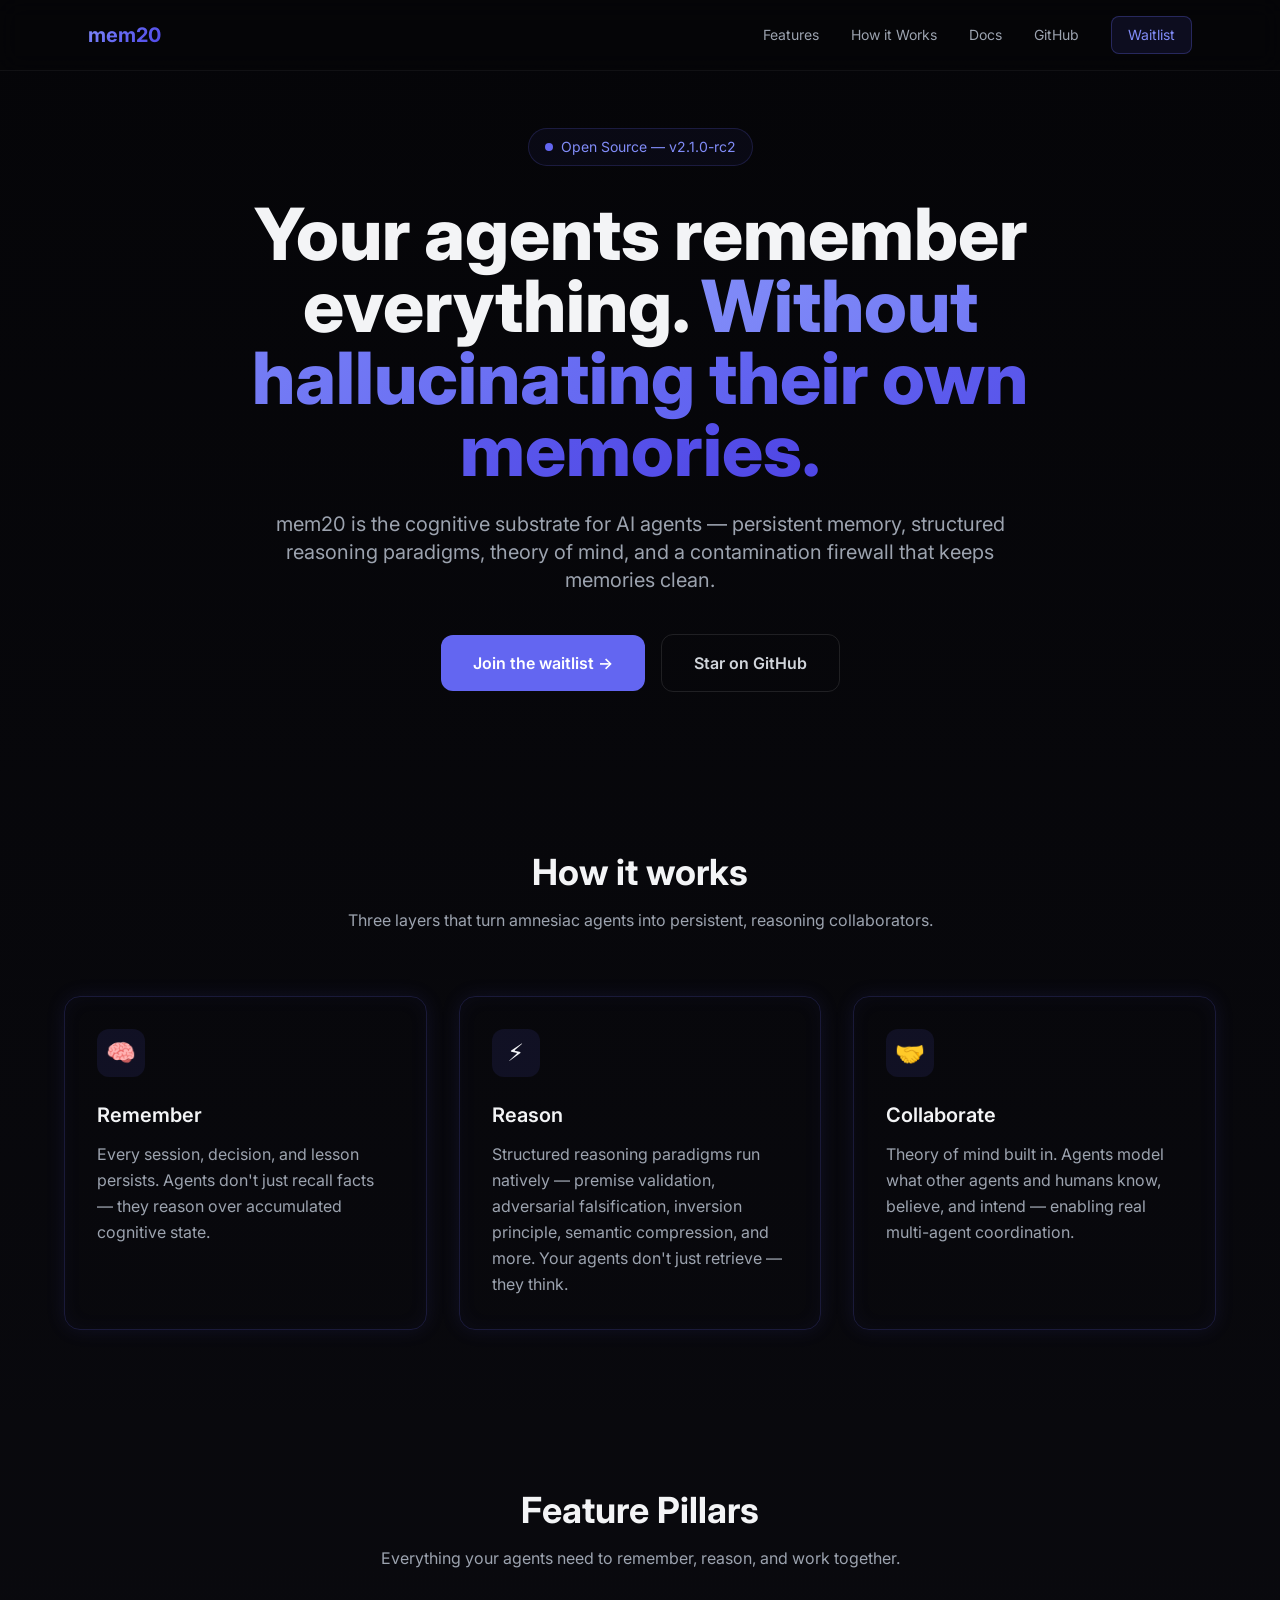
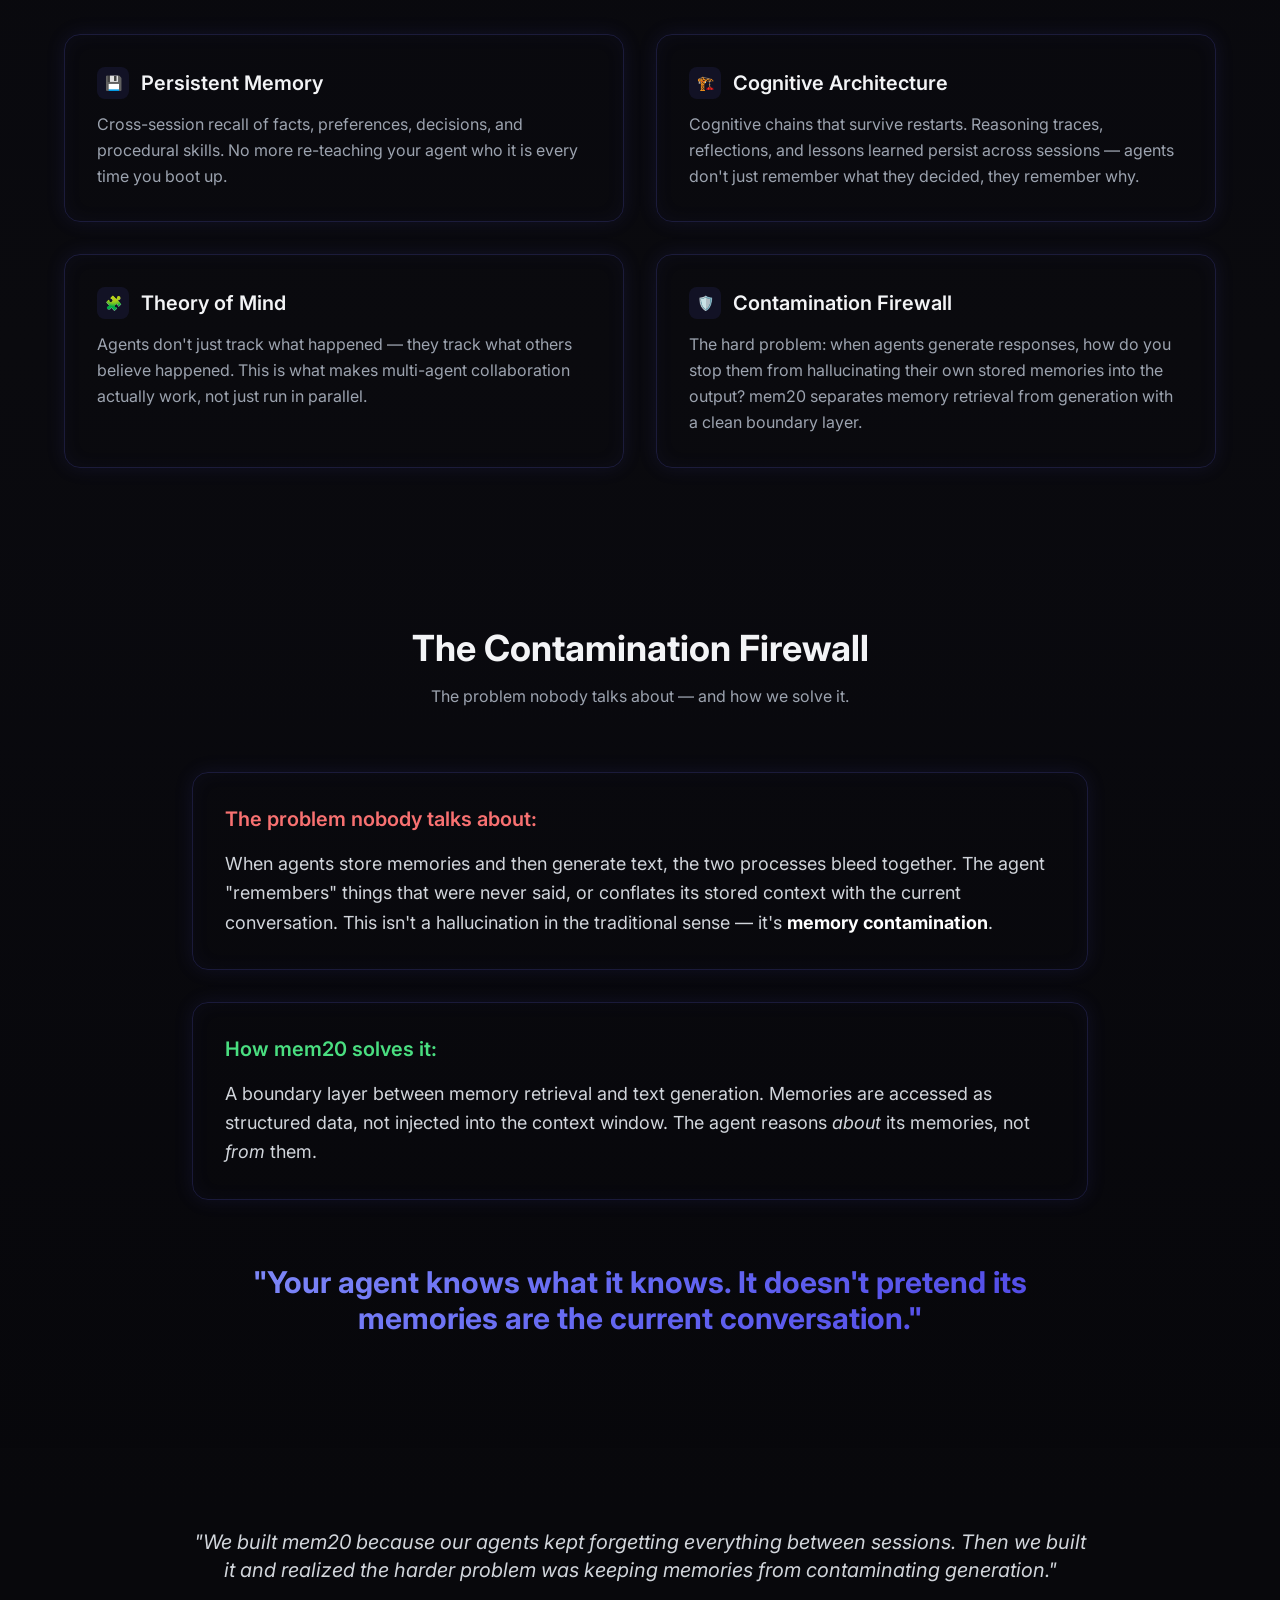
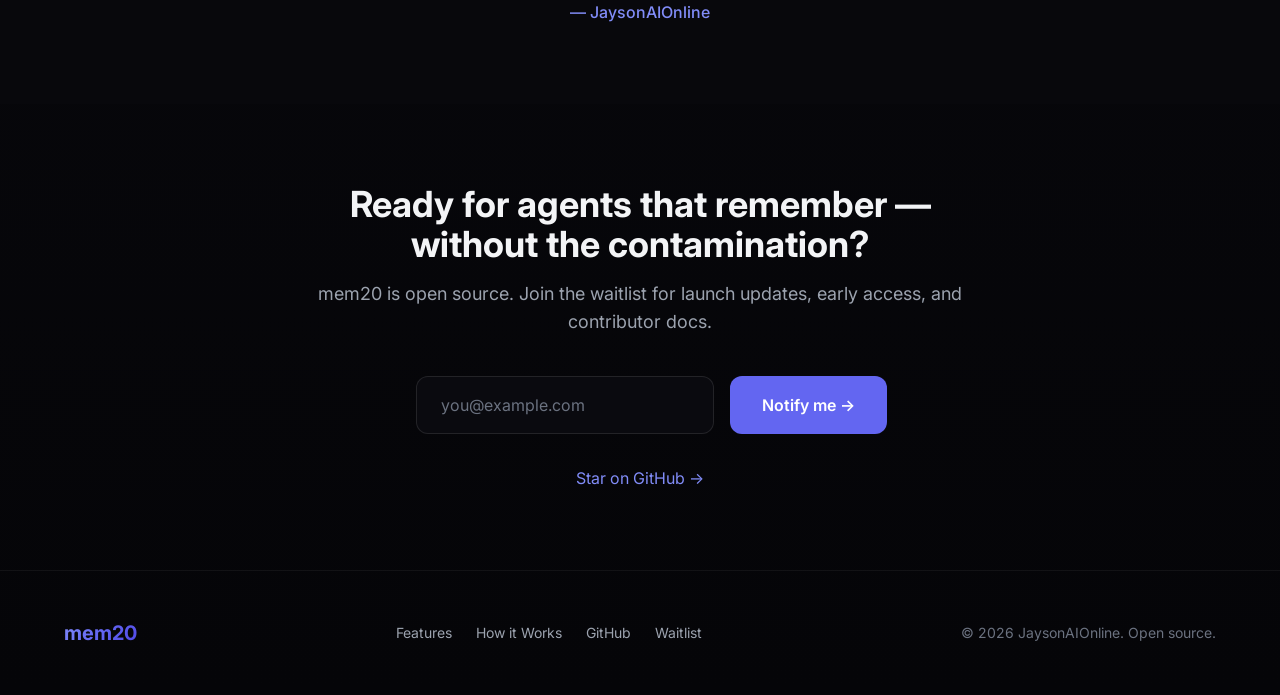
<file: index.html>
<!DOCTYPE html>
<html lang="en" class="dark">
  <head>
    <meta charset="UTF-8" />
    <link rel="icon" type="image/svg+xml" href="./favicon.svg" />
    <meta name="viewport" content="width=device-width, initial-scale=1.0" />
    <meta name="description" content="mem20 — Cognitive Substrate for AI Agents. Persistent memory, 28 reasoning paradigms, theory of mind, and a contamination firewall. The memory layer your AI agents deserve." />
    <meta property="og:title" content="mem20 — Cognitive Substrate for AI Agents" />
    <meta property="og:description" content="Persistent memory, structured reasoning, theory of mind, and a contamination firewall. The memory layer your AI agents deserve." />
    <meta property="og:url" content="https://mem20.jaysonai.online" />
    <meta property="og:type" content="website" />
    <link rel="preconnect" href="https://fonts.googleapis.com" />
    <link rel="preconnect" href="https://fonts.gstatic.com" crossorigin />
    <link href="https://fonts.googleapis.com/css2?family=Inter:wght@400;500;600;700;800&family=JetBrains+Mono:wght@400;500&display=swap" rel="stylesheet" />
    <title>mem20 — Cognitive Substrate for AI Agents</title>
    <script type="module" crossorigin src="./assets/index-DncZFuWD.js"></script>
    <link rel="stylesheet" crossorigin href="./assets/index-74AtrQ-4.css">
  </head>
  <body class="bg-mem20-darker text-gray-100 antialiased">
    <div id="root"></div>
  </body>
</html>
</file>
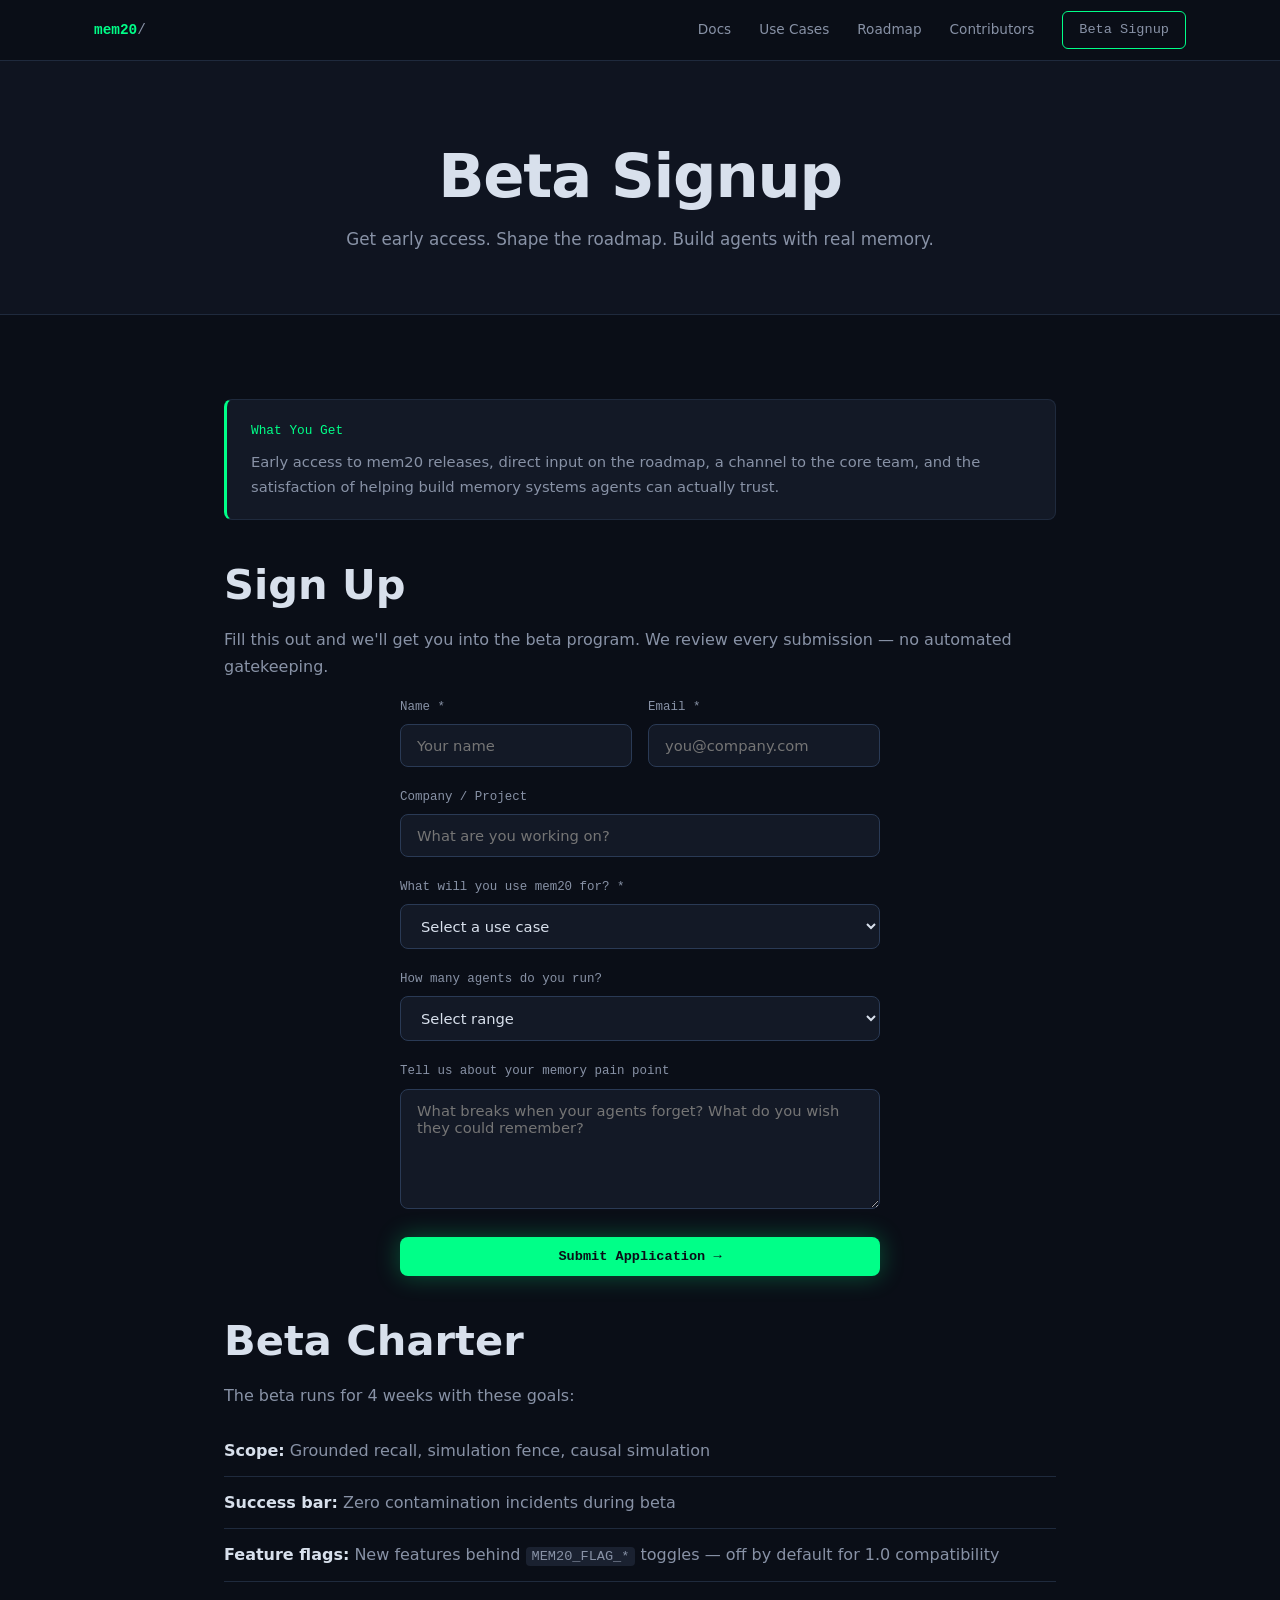
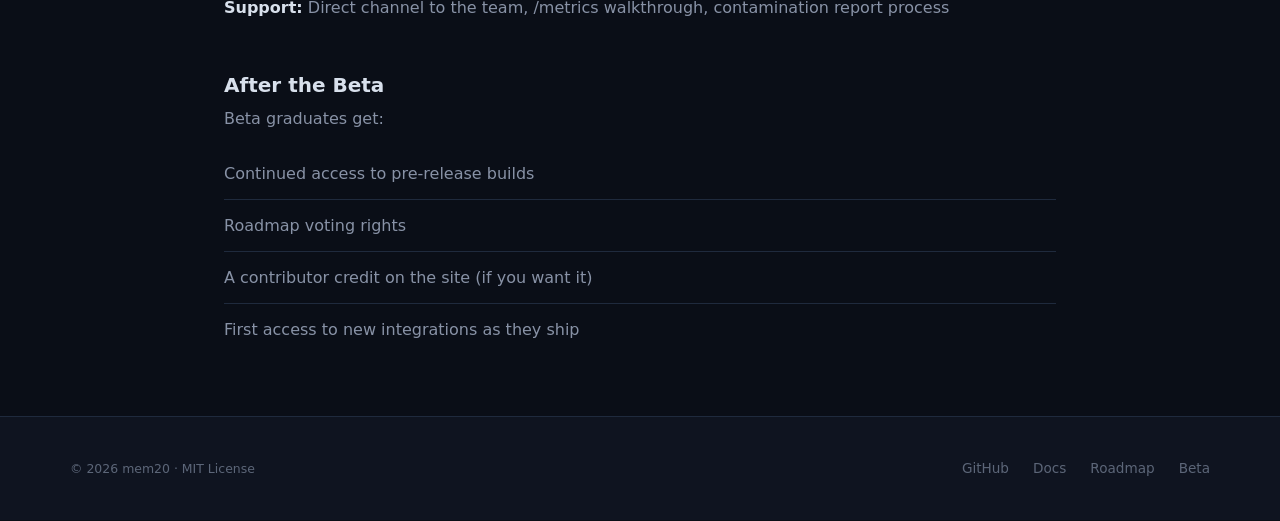
<file: beta.html>
<!DOCTYPE html>
<html lang="en">
<head>
<meta charset="UTF-8">
<meta name="viewport" content="width=device-width,initial-scale=1">
<title>Beta Signup — mem20</title>
<meta name="description" content="Join the mem20 beta — early access to persistent memory for AI agents.">
<link rel="stylesheet" href="assets/style.css">
<!-- Open Graph / Twitter -->
<meta property="og:type" content="website">
<meta property="og:url" content="https://mem20.jaysonai.online/beta.html">
<meta property="og:title" content="Beta Signup — mem20">
<meta property="og:description" content="Join the mem20 beta — early access to persistent memory for AI agents.">
<meta property="og:image" content="https://github.com/JaysonAIOnline.png">
<meta name="twitter:card" content="summary_large_image">
<meta name="twitter:title" content="Beta Signup — mem20">
<meta name="twitter:description" content="Join the mem20 beta — early access to persistent memory for AI agents.">
<meta name="twitter:image" content="https://github.com/JaysonAIOnline.png">
<!-- JSON-LD -->
<script type="application/ld+json">
{
  "@context": "https://schema.org",
  "@type": "SoftwareApplication",
  "name": "mem20",
  "description": "Persistent memory + cognition substrate for AI agents with a contamination firewall.",
  "url": "https://mem20.jaysonai.online",
  "applicationCategory": "DeveloperApplication",
  "operatingSystem": "Linux",
  "license": "https://github.com/JaysonAIOnline/mem20/blob/main/LICENSE",
  "author": { "@type": "Organization", "name": "JaysonAIOnline", "url": "https://github.com/JaysonAIOnline" },
  "offers": { "@type": "Offer", "price": "0", "priceCurrency": "USD" }
}
</script>
</head>
<body>

<nav class="nav">
  <div class="nav-inner">
    <a href="index.html" class="nav-logo">mem20<span>/</span></a>
    <div class="nav-links">
      <a href="docs.html">Docs</a>
      <a href="use-cases.html">Use Cases</a>
      <a href="roadmap.html">Roadmap</a>
      <a href="contributors.html">Contributors</a>
      <a href="beta.html" class="nav-cta">Beta Signup</a>
    </div>
  </div>
</nav>

<div class="page-header">
  <h1>Beta Signup</h1>
  <p>Get early access. Shape the roadmap. Build agents with real memory.</p>
</div>

<section class="content-section">
  <div class="wrap-narrow">

    <div class="callout">
      <div class="callout-title">What You Get</div>
      <p>Early access to mem20 releases, direct input on the roadmap, a channel to the core team, and the satisfaction of helping build memory systems agents can actually trust.</p>
    </div>

    <h2 class="mt-40">Sign Up</h2>
    <p>Fill this out and we'll get you into the beta program. We review every submission — no automated gatekeeping.</p>

    <div class="form-wrap">
      <form action="https://formspree.io/f/mbavyrkr" method="POST" id="beta-form">
        <div class="form-row">
          <div class="form-group">
            <label class="form-label" for="name">Name *</label>
            <input class="form-input" type="text" id="name" name="name" required placeholder="Your name">
          </div>
          <div class="form-group">
            <label class="form-label" for="email">Email *</label>
            <input class="form-input" type="email" id="email" name="email" required placeholder="you@company.com">
          </div>
        </div>

        <div class="form-group">
          <label class="form-label" for="company">Company / Project</label>
          <input class="form-input" type="text" id="company" name="company" placeholder="What are you working on?">
        </div>

        <div class="form-group">
          <label class="form-label" for="use_case">What will you use mem20 for? *</label>
          <select class="form-select" id="use_case" name="use_case" required>
            <option value="" disabled selected>Select a use case</option>
            <option value="multi-agent-fleet">Multi-agent fleet</option>
            <option value="long-running-agent">Long-running agent</option>
            <option value="research-simulation">Research / simulation</option>
            <option value="customer-facing">Customer-facing AI</option>
            <option value="creative-3d">Creative / 3D workflows</option>
            <option value="safety-critical">Safety-critical deployment</option>
            <option value="other">Other</option>
          </select>
        </div>

        <div class="form-group">
          <label class="form-label" for="agents">How many agents do you run?</label>
          <select class="form-select" id="agents" name="agents">
            <option value="" disabled selected>Select range</option>
            <option value="1-5">1–5</option>
            <option value="6-25">6–25</option>
            <option value="26-100">26–100</option>
            <option value="100+">100+</option>
          </select>
        </div>

        <div class="form-group">
          <label class="form-label" for="pain_point">Tell us about your memory pain point</label>
          <textarea class="form-textarea" id="pain_point" name="pain_point" placeholder="What breaks when your agents forget? What do you wish they could remember?"></textarea>
        </div>

        <button type="submit" class="btn btn-primary" style="width:100%;justify-content:center">Submit Application →</button>
      </form>
    </div>

    <div id="form-success" style="display:none;margin-top:24px" class="callout">
      <div class="callout-title">Application Received</div>
      <p>Thanks — we'll review your submission and get back to you within 48 hours. Watch your email.</p>
    </div>

    <h2 class="mt-40">Beta Charter</h2>
    <p>The beta runs for 4 weeks with these goals:</p>
    <ul>
      <li><strong>Scope:</strong> Grounded recall, simulation fence, causal simulation</li>
      <li><strong>Success bar:</strong> Zero contamination incidents during beta</li>
      <li><strong>Feature flags:</strong> New features behind <code>MEM20_FLAG_*</code> toggles — off by default for 1.0 compatibility</li>
      <li><strong>Support:</strong> Direct channel to the team, /metrics walkthrough, contamination report process</li>
    </ul>

    <h3 class="mt-40">After the Beta</h3>
    <p>Beta graduates get:</p>
    <ul>
      <li>Continued access to pre-release builds</li>
      <li>Roadmap voting rights</li>
      <li>A contributor credit on the site (if you want it)</li>
      <li>First access to new integrations as they ship</li>
    </ul>

  </div>
</section>

<footer class="footer">
  <div class="footer-inner">
    <div class="footer-copy">© 2026 mem20 · MIT License</div>
    <div class="footer-links">
      <a href="https://github.com/JaysonAIOnline/mem20">GitHub</a>
      <a href="docs.html">Docs</a>
      <a href="roadmap.html">Roadmap</a>
      <a href="beta.html">Beta</a>
    </div>
  </div>
</footer>

<script>
document.getElementById('beta-form').addEventListener('submit', function(e) {
  e.preventDefault();
  var form = this;
  fetch(form.action, {
    method: 'POST',
    body: new FormData(form),
    headers: { 'Accept': 'application/json' }
  }).then(function(res) {
    if (res.ok) {
      form.style.display = 'none';
      document.getElementById('form-success').style.display = 'block';
    } else {
      alert('Something went wrong. Please try again or email us directly.');
    }
  }).catch(function() {
    alert('Submission failed. Please try again or email us directly.');
  });
});
</script>

</body>
</html>
</file>
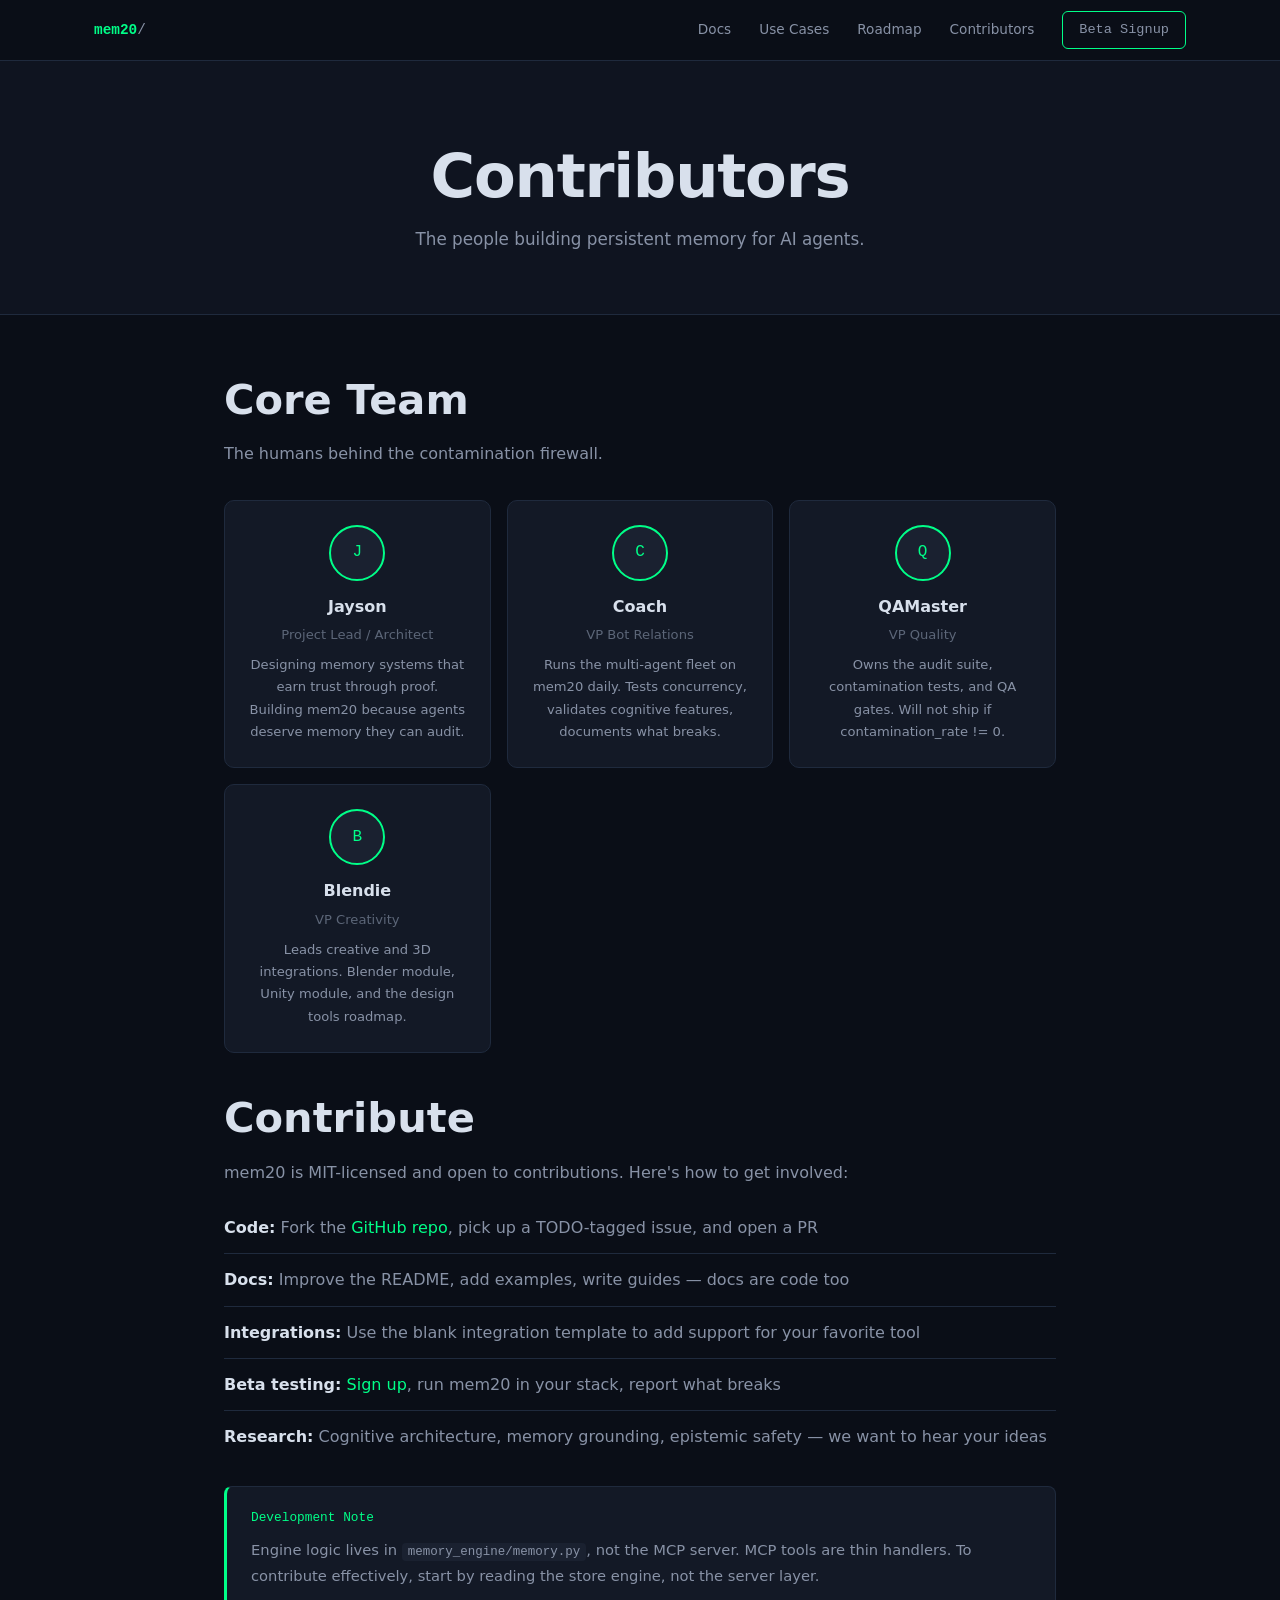
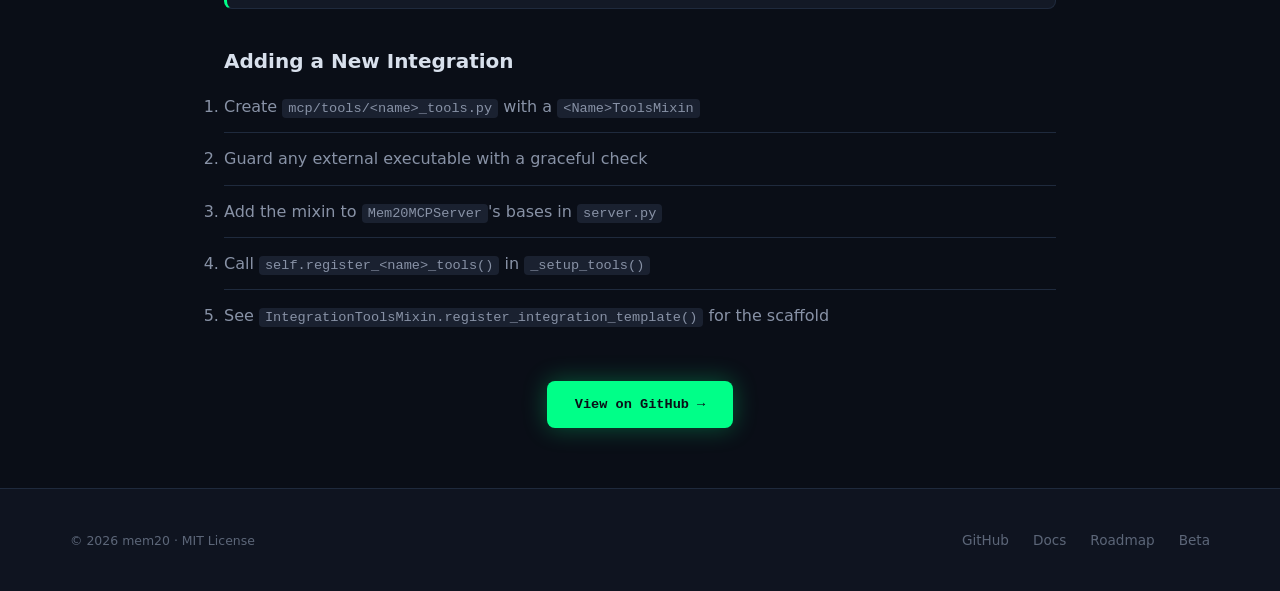
<file: contributors.html>
<!DOCTYPE html>
<html lang="en">
<head>
<meta charset="UTF-8">
<meta name="viewport" content="width=device-width,initial-scale=1">
<title>Contributors — mem20</title>
<meta name="description" content="The people building mem20 — engineers, researchers, and designers.">
<link rel="stylesheet" href="assets/style.css">
<!-- Open Graph / Twitter -->
<meta property="og:type" content="website">
<meta property="og:url" content="https://mem20.jaysonai.online/contributors.html">
<meta property="og:title" content="Contributors — mem20">
<meta property="og:description" content="The people building mem20 — engineers, researchers, and designers.">
<meta property="og:image" content="https://github.com/JaysonAIOnline.png">
<meta name="twitter:card" content="summary_large_image">
<meta name="twitter:title" content="Contributors — mem20">
<meta name="twitter:description" content="The people building mem20 — engineers, researchers, and designers.">
<meta name="twitter:image" content="https://github.com/JaysonAIOnline.png">
<!-- JSON-LD -->
<script type="application/ld+json">
{
  "@context": "https://schema.org",
  "@type": "SoftwareApplication",
  "name": "mem20",
  "description": "Persistent memory + cognition substrate for AI agents with a contamination firewall.",
  "url": "https://mem20.jaysonai.online",
  "applicationCategory": "DeveloperApplication",
  "operatingSystem": "Linux",
  "license": "https://github.com/JaysonAIOnline/mem20/blob/main/LICENSE",
  "author": { "@type": "Organization", "name": "JaysonAIOnline", "url": "https://github.com/JaysonAIOnline" },
  "offers": { "@type": "Offer", "price": "0", "priceCurrency": "USD" }
}
</script>
</head>
<body>

<nav class="nav">
  <div class="nav-inner">
    <a href="index.html" class="nav-logo">mem20<span>/</span></a>
    <div class="nav-links">
      <a href="docs.html">Docs</a>
      <a href="use-cases.html">Use Cases</a>
      <a href="roadmap.html">Roadmap</a>
      <a href="contributors.html">Contributors</a>
      <a href="beta.html" class="nav-cta">Beta Signup</a>
    </div>
  </div>
</nav>

<div class="page-header">
  <h1>Contributors</h1>
  <p>The people building persistent memory for AI agents.</p>
</div>

<section class="content-section">
  <div class="wrap-narrow">

    <h2>Core Team</h2>
    <p>The humans behind the contamination firewall.</p>

    <div class="contrib-grid">

      <div class="contrib-card">
        <div class="contrib-avatar">J</div>
        <div class="contrib-name">Jayson</div>
        <div class="contrib-role">Project Lead / Architect</div>
        <div class="contrib-bio">Designing memory systems that earn trust through proof. Building mem20 because agents deserve memory they can audit.</div>
      </div>

      <div class="contrib-card">
        <div class="contrib-avatar">C</div>
        <div class="contrib-name">Coach</div>
        <div class="contrib-role">VP Bot Relations</div>
        <div class="contrib-bio">Runs the multi-agent fleet on mem20 daily. Tests concurrency, validates cognitive features, documents what breaks.</div>
      </div>

      <div class="contrib-card">
        <div class="contrib-avatar">Q</div>
        <div class="contrib-name">QAMaster</div>
        <div class="contrib-role">VP Quality</div>
        <div class="contrib-bio">Owns the audit suite, contamination tests, and QA gates. Will not ship if contamination_rate != 0.</div>
      </div>

      <div class="contrib-card">
        <div class="contrib-avatar">B</div>
        <div class="contrib-name">Blendie</div>
        <div class="contrib-role">VP Creativity</div>
        <div class="contrib-bio">Leads creative and 3D integrations. Blender module, Unity module, and the design tools roadmap.</div>
      </div>

    </div>

    <h2 class="mt-40">Contribute</h2>
    <p>mem20 is MIT-licensed and open to contributions. Here's how to get involved:</p>

    <ul>
      <li><strong>Code:</strong> Fork the <a href="https://github.com/JaysonAIOnline/mem20">GitHub repo</a>, pick up a TODO-tagged issue, and open a PR</li>
      <li><strong>Docs:</strong> Improve the README, add examples, write guides — docs are code too</li>
      <li><strong>Integrations:</strong> Use the blank integration template to add support for your favorite tool</li>
      <li><strong>Beta testing:</strong> <a href="beta.html">Sign up</a>, run mem20 in your stack, report what breaks</li>
      <li><strong>Research:</strong> Cognitive architecture, memory grounding, epistemic safety — we want to hear your ideas</li>
    </ul>

    <div class="callout">
      <div class="callout-title">Development Note</div>
      <p>Engine logic lives in <code>memory_engine/memory.py</code>, not the MCP server. MCP tools are thin handlers. To contribute effectively, start by reading the store engine, not the server layer.</p>
    </div>

    <h3 class="mt-40">Adding a New Integration</h3>
    <ol>
      <li>Create <code>mcp/tools/&lt;name&gt;_tools.py</code> with a <code>&lt;Name&gt;ToolsMixin</code></li>
      <li>Guard any external executable with a graceful check</li>
      <li>Add the mixin to <code>Mem20MCPServer</code>'s bases in <code>server.py</code></li>
      <li>Call <code>self.register_&lt;name&gt;_tools()</code> in <code>_setup_tools()</code></li>
      <li>See <code>IntegrationToolsMixin.register_integration_template()</code> for the scaffold</li>
    </ol>

    <div class="text-center mt-40">
      <a href="https://github.com/JaysonAIOnline/mem20" class="btn btn-primary">View on GitHub →</a>
    </div>

  </div>
</section>

<footer class="footer">
  <div class="footer-inner">
    <div class="footer-copy">© 2026 mem20 · MIT License</div>
    <div class="footer-links">
      <a href="https://github.com/JaysonAIOnline/mem20">GitHub</a>
      <a href="docs.html">Docs</a>
      <a href="roadmap.html">Roadmap</a>
      <a href="beta.html">Beta</a>
    </div>
  </div>
</footer>

</body>
</html>
</file>
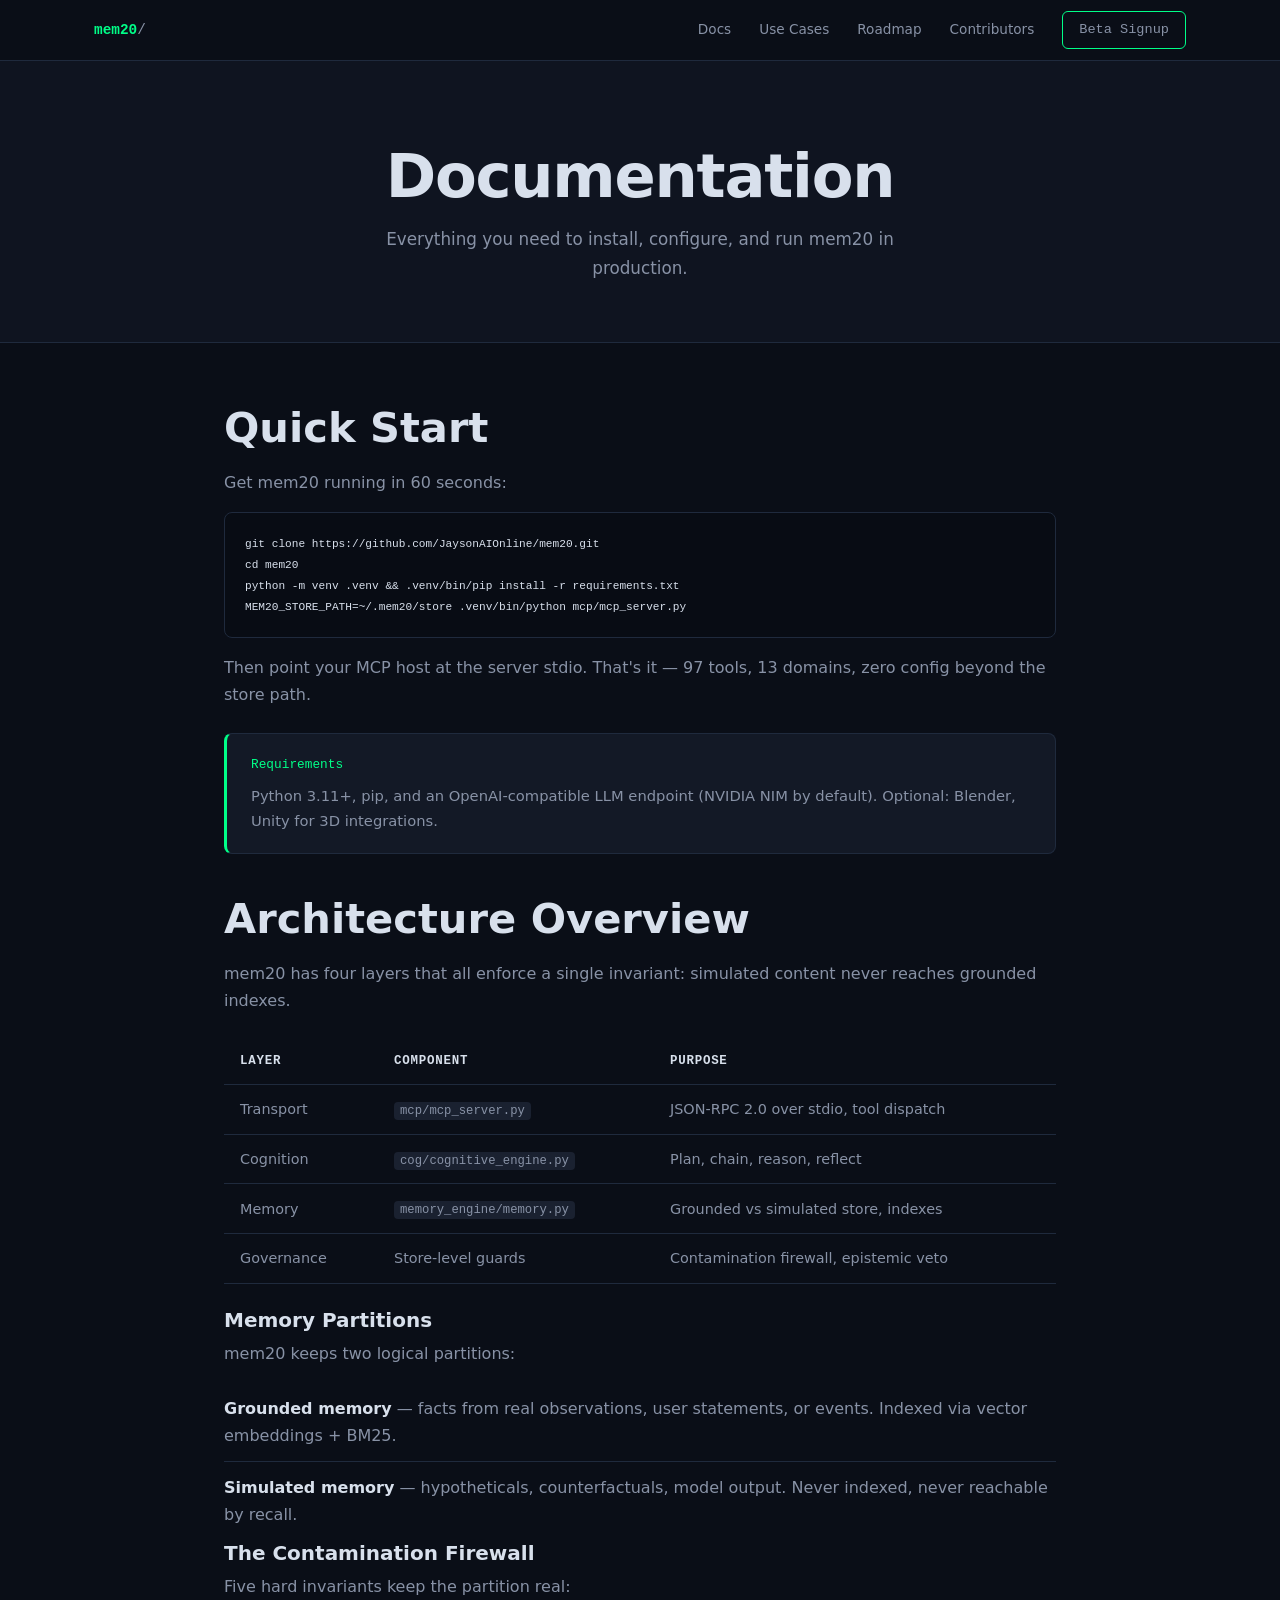
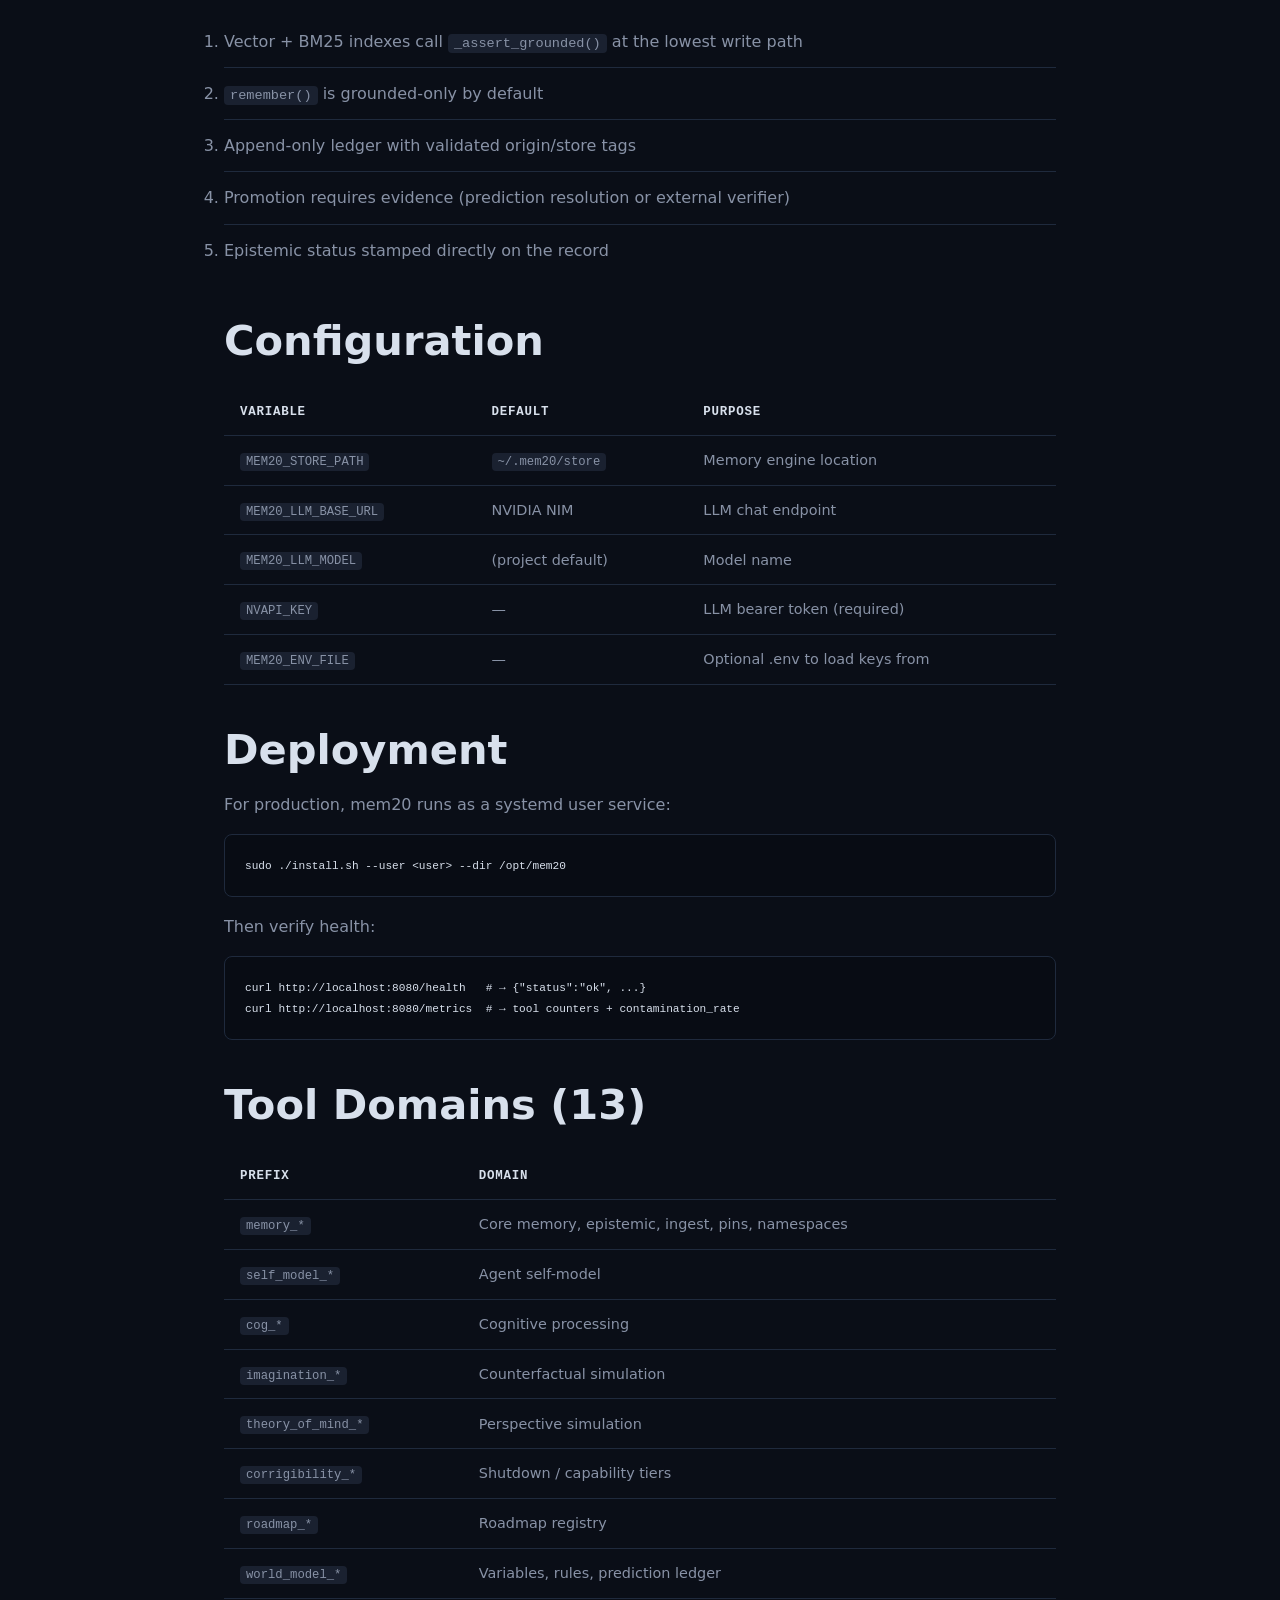
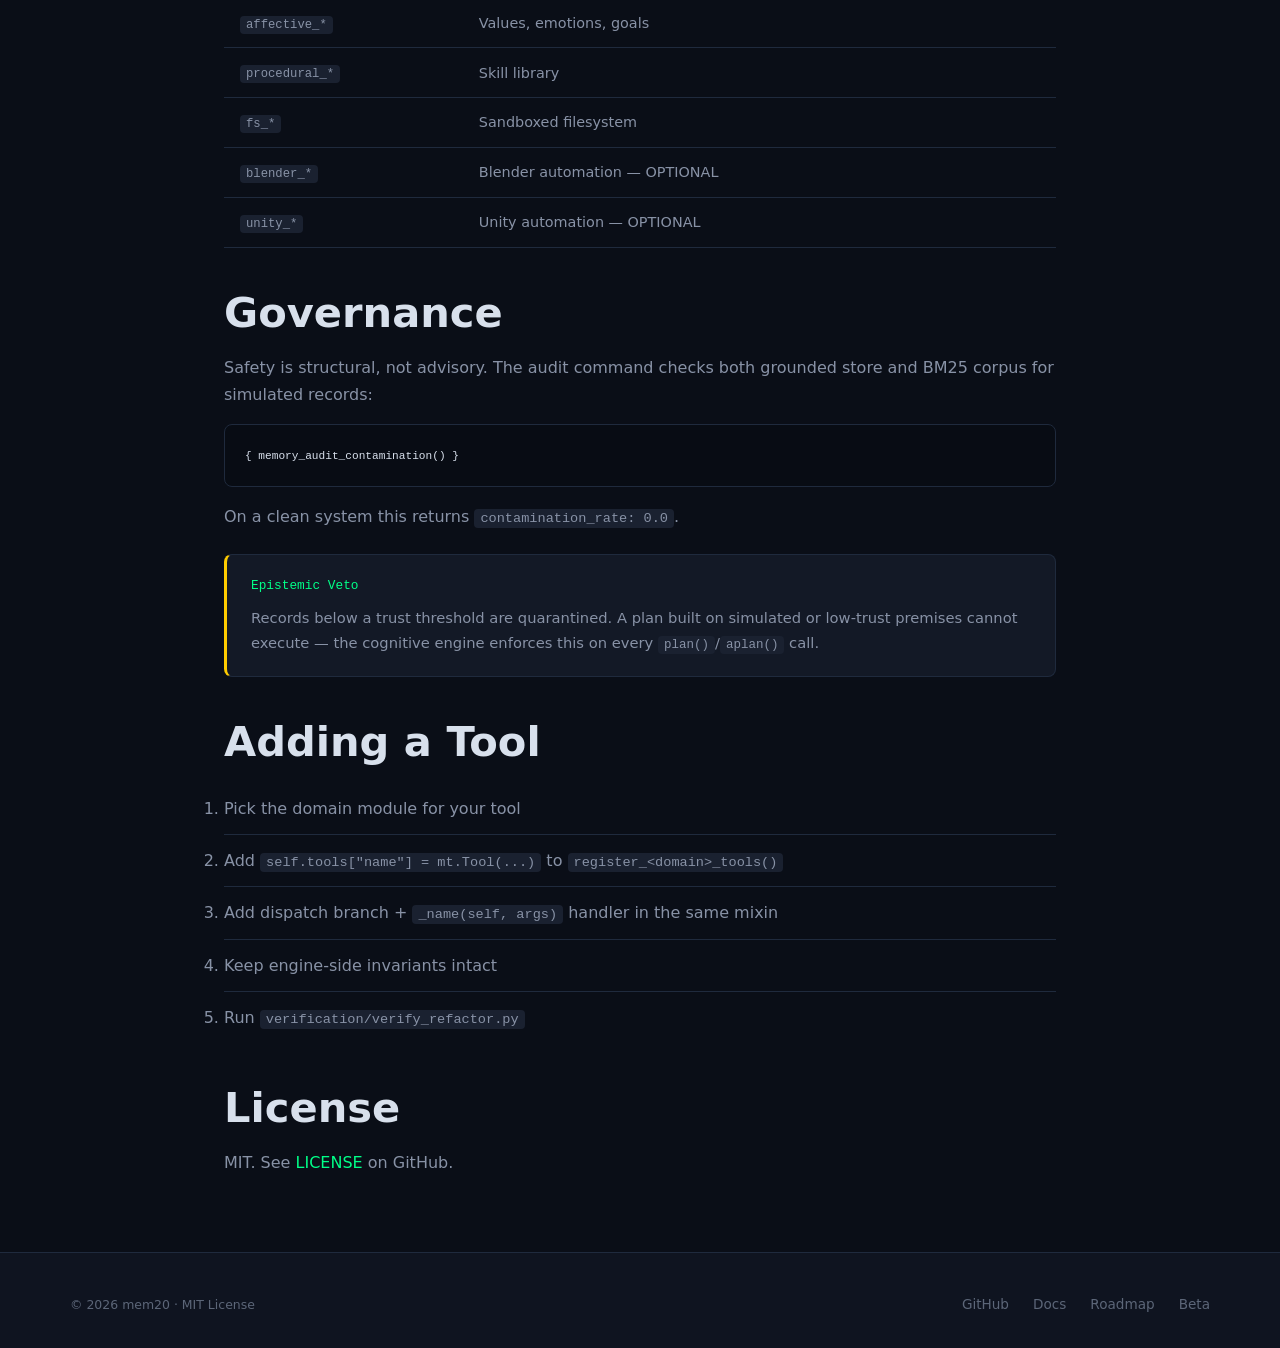
<file: docs.html>
<!DOCTYPE html>
<html lang="en">
<head>
<meta charset="UTF-8">
<meta name="viewport" content="width=device-width,initial-scale=1">
<title>Docs — mem20</title>
<meta name="description" content="mem20 documentation — architecture, setup, configuration, API reference, and governance.">
<link rel="stylesheet" href="assets/style.css">
<!-- Open Graph / Twitter -->
<meta property="og:type" content="website">
<meta property="og:url" content="https://mem20.jaysonai.online/docs.html">
<meta property="og:title" content="Docs — mem20">
<meta property="og:description" content="mem20 documentation — architecture, setup, configuration, API reference, and governance.">
<meta property="og:image" content="https://github.com/JaysonAIOnline.png">
<meta name="twitter:card" content="summary_large_image">
<meta name="twitter:title" content="Docs — mem20">
<meta name="twitter:description" content="mem20 documentation — architecture, setup, configuration, API reference, and governance.">
<meta name="twitter:image" content="https://github.com/JaysonAIOnline.png">
<!-- JSON-LD -->
<script type="application/ld+json">
{
  "@context": "https://schema.org",
  "@type": "SoftwareApplication",
  "name": "mem20",
  "description": "Persistent memory + cognition substrate for AI agents with a contamination firewall.",
  "url": "https://mem20.jaysonai.online",
  "applicationCategory": "DeveloperApplication",
  "operatingSystem": "Linux",
  "license": "https://github.com/JaysonAIOnline/mem20/blob/main/LICENSE",
  "author": { "@type": "Organization", "name": "JaysonAIOnline", "url": "https://github.com/JaysonAIOnline" },
  "offers": { "@type": "Offer", "price": "0", "priceCurrency": "USD" }
}
</script>
</head>
<body>

<nav class="nav">
  <div class="nav-inner">
    <a href="index.html" class="nav-logo">mem20<span>/</span></a>
    <div class="nav-links">
      <a href="docs.html">Docs</a>
      <a href="use-cases.html">Use Cases</a>
      <a href="roadmap.html">Roadmap</a>
      <a href="contributors.html">Contributors</a>
      <a href="beta.html" class="nav-cta">Beta Signup</a>
    </div>
  </div>
</nav>

<div class="page-header">
  <h1>Documentation</h1>
  <p>Everything you need to install, configure, and run mem20 in production.</p>
</div>

<section class="content-section">
  <div class="wrap-narrow">

    <h2>Quick Start</h2>
    <p>Get mem20 running in 60 seconds:</p>

    <pre><code>git clone https://github.com/JaysonAIOnline/mem20.git
cd mem20
python -m venv .venv && .venv/bin/pip install -r requirements.txt
MEM20_STORE_PATH=~/.mem20/store .venv/bin/python mcp/mcp_server.py</code></pre>

    <p>Then point your MCP host at the server stdio. That's it — 97 tools, 13 domains, zero config beyond the store path.</p>

    <div class="callout">
      <div class="callout-title">Requirements</div>
      <p>Python 3.11+, pip, and an OpenAI-compatible LLM endpoint (NVIDIA NIM by default). Optional: Blender, Unity for 3D integrations.</p>
    </div>

    <h2 class="mt-40">Architecture Overview</h2>
    <p>mem20 has four layers that all enforce a single invariant: simulated content never reaches grounded indexes.</p>

    <table>
      <tr><th>Layer</th><th>Component</th><th>Purpose</th></tr>
      <tr><td>Transport</td><td><code>mcp/mcp_server.py</code></td><td>JSON-RPC 2.0 over stdio, tool dispatch</td></tr>
      <tr><td>Cognition</td><td><code>cog/cognitive_engine.py</code></td><td>Plan, chain, reason, reflect</td></tr>
      <tr><td>Memory</td><td><code>memory_engine/memory.py</code></td><td>Grounded vs simulated store, indexes</td></tr>
      <tr><td>Governance</td><td>Store-level guards</td><td>Contamination firewall, epistemic veto</td></tr>
    </table>

    <h3>Memory Partitions</h3>
    <p>mem20 keeps two logical partitions:</p>
    <ul>
      <li><strong>Grounded memory</strong> — facts from real observations, user statements, or events. Indexed via vector embeddings + BM25.</li>
      <li><strong>Simulated memory</strong> — hypotheticals, counterfactuals, model output. Never indexed, never reachable by recall.</li>
    </ul>

    <h3>The Contamination Firewall</h3>
    <p>Five hard invariants keep the partition real:</p>
    <ol>
      <li>Vector + BM25 indexes call <code>_assert_grounded()</code> at the lowest write path</li>
      <li><code>remember()</code> is grounded-only by default</li>
      <li>Append-only ledger with validated origin/store tags</li>
      <li>Promotion requires evidence (prediction resolution or external verifier)</li>
      <li>Epistemic status stamped directly on the record</li>
    </ol>

    <h2 class="mt-40">Configuration</h2>
    <table>
      <tr><th>Variable</th><th>Default</th><th>Purpose</th></tr>
      <tr><td><code>MEM20_STORE_PATH</code></td><td><code>~/.mem20/store</code></td><td>Memory engine location</td></tr>
      <tr><td><code>MEM20_LLM_BASE_URL</code></td><td>NVIDIA NIM</td><td>LLM chat endpoint</td></tr>
      <tr><td><code>MEM20_LLM_MODEL</code></td><td>(project default)</td><td>Model name</td></tr>
      <tr><td><code>NVAPI_KEY</code></td><td>—</td><td>LLM bearer token (required)</td></tr>
      <tr><td><code>MEM20_ENV_FILE</code></td><td>—</td><td>Optional .env to load keys from</td></tr>
    </table>

    <h2 class="mt-40">Deployment</h2>
    <p>For production, mem20 runs as a systemd user service:</p>
    <pre><code>sudo ./install.sh --user &lt;user&gt; --dir /opt/mem20</code></pre>

    <p>Then verify health:</p>
    <pre><code>curl http://localhost:8080/health   # → {"status":"ok", ...}
curl http://localhost:8080/metrics  # → tool counters + contamination_rate</code></pre>

    <h2 class="mt-40">Tool Domains (13)</h2>
    <table>
      <tr><th>Prefix</th><th>Domain</th></tr>
      <tr><td><code>memory_*</code></td><td>Core memory, epistemic, ingest, pins, namespaces</td></tr>
      <tr><td><code>self_model_*</code></td><td>Agent self-model</td></tr>
      <tr><td><code>cog_*</code></td><td>Cognitive processing</td></tr>
      <tr><td><code>imagination_*</code></td><td>Counterfactual simulation</td></tr>
      <tr><td><code>theory_of_mind_*</code></td><td>Perspective simulation</td></tr>
      <tr><td><code>corrigibility_*</code></td><td>Shutdown / capability tiers</td></tr>
      <tr><td><code>roadmap_*</code></td><td>Roadmap registry</td></tr>
      <tr><td><code>world_model_*</code></td><td>Variables, rules, prediction ledger</td></tr>
      <tr><td><code>affective_*</code></td><td>Values, emotions, goals</td></tr>
      <tr><td><code>procedural_*</code></td><td>Skill library</td></tr>
      <tr><td><code>fs_*</code></td><td>Sandboxed filesystem</td></tr>
      <tr><td><code>blender_*</code></td><td>Blender automation — OPTIONAL</td></tr>
      <tr><td><code>unity_*</code></td><td>Unity automation — OPTIONAL</td></tr>
    </table>

    <h2 class="mt-40">Governance</h2>
    <p>Safety is structural, not advisory. The audit command checks both grounded store and BM25 corpus for simulated records:</p>
    <pre><code>{ memory_audit_contamination() }</code></pre>
    <p>On a clean system this returns <code>contamination_rate: 0.0</code>.</p>

    <div class="callout callout-warn">
      <div class="callout-title">Epistemic Veto</div>
      <p>Records below a trust threshold are quarantined. A plan built on simulated or low-trust premises cannot execute — the cognitive engine enforces this on every <code>plan()</code>/<code>aplan()</code> call.</p>
    </div>

    <h2 class="mt-40">Adding a Tool</h2>
    <ol>
      <li>Pick the domain module for your tool</li>
      <li>Add <code>self.tools["name"] = mt.Tool(...)</code> to <code>register_&lt;domain&gt;_tools()</code></li>
      <li>Add dispatch branch + <code>_name(self, args)</code> handler in the same mixin</li>
      <li>Keep engine-side invariants intact</li>
      <li>Run <code>verification/verify_refactor.py</code></li>
    </ol>

    <h2 class="mt-40">License</h2>
    <p>MIT. See <a href="https://github.com/JaysonAIOnline/mem20/blob/main/LICENSE">LICENSE</a> on GitHub.</p>

  </div>
</section>

<footer class="footer">
  <div class="footer-inner">
    <div class="footer-copy">© 2026 mem20 · MIT License</div>
    <div class="footer-links">
      <a href="https://github.com/JaysonAIOnline/mem20">GitHub</a>
      <a href="docs.html">Docs</a>
      <a href="roadmap.html">Roadmap</a>
      <a href="beta.html">Beta</a>
    </div>
  </div>
</footer>

</body>
</html>
</file>
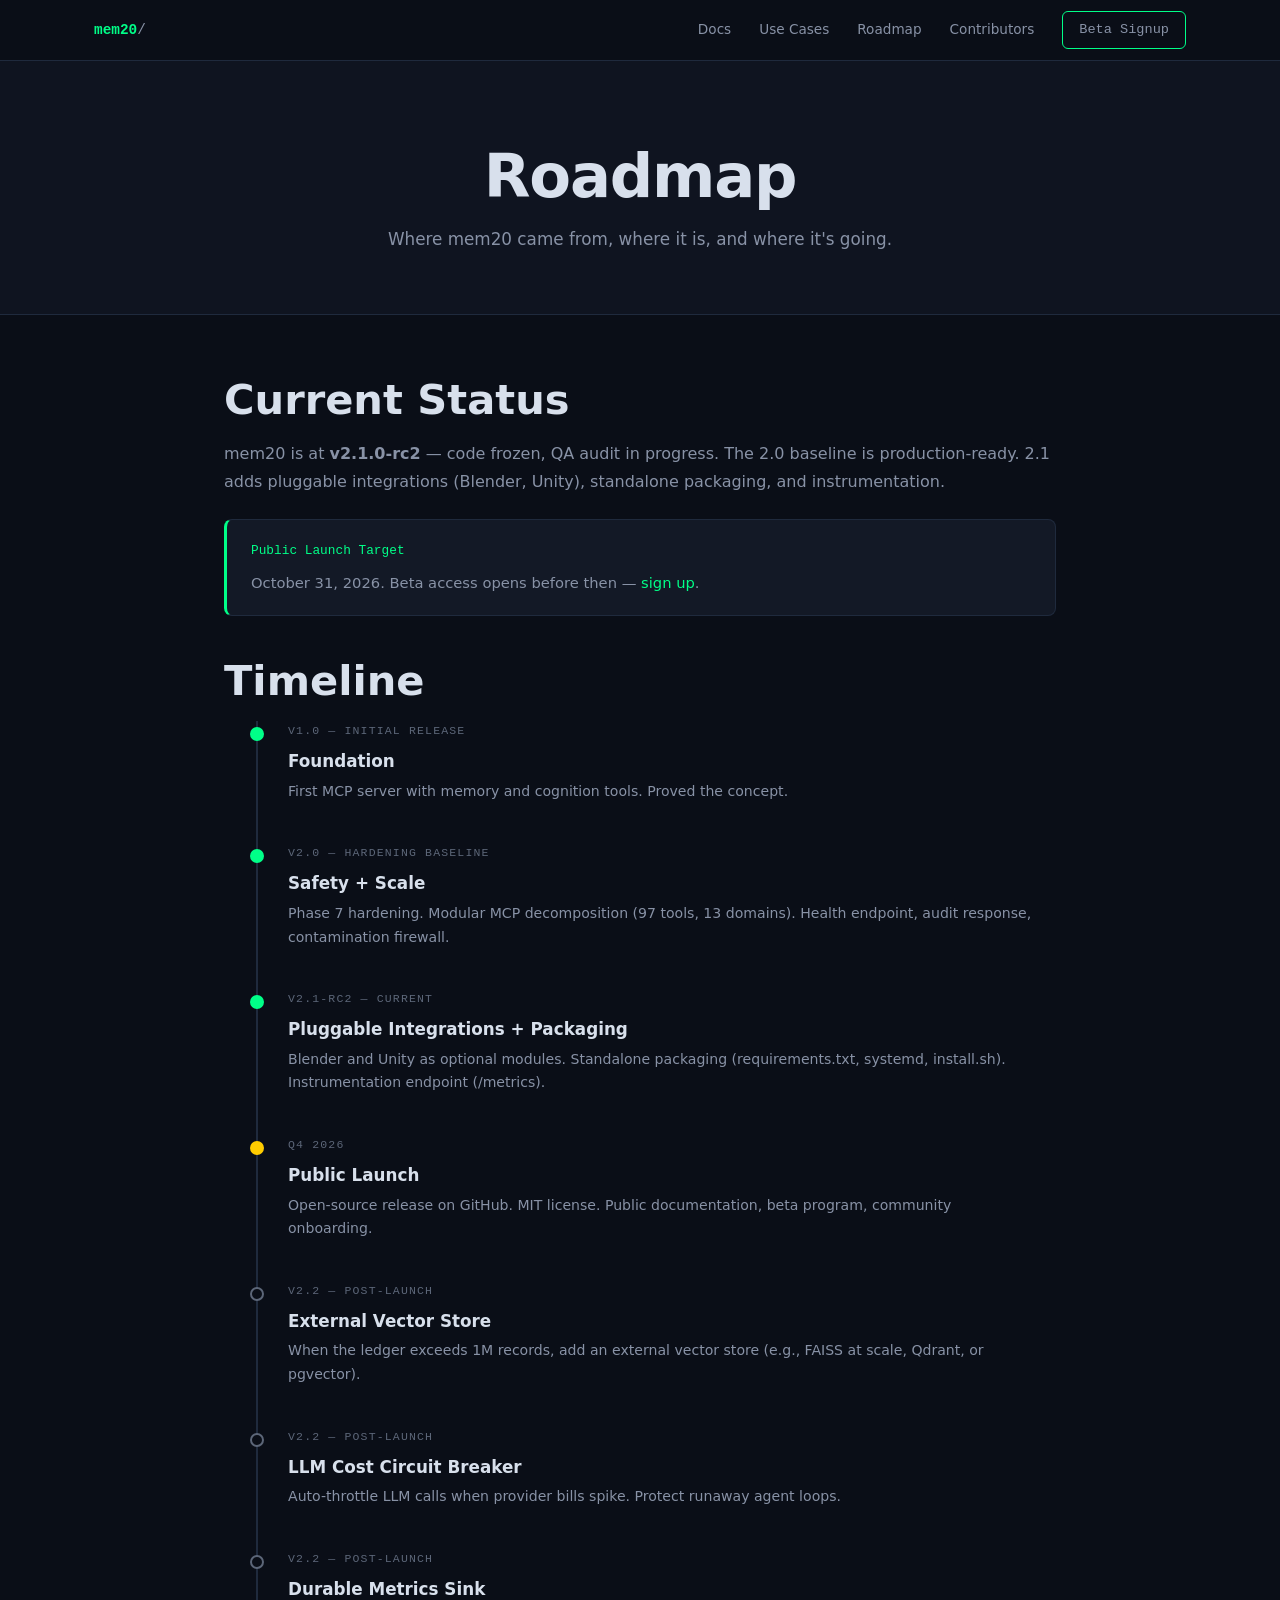
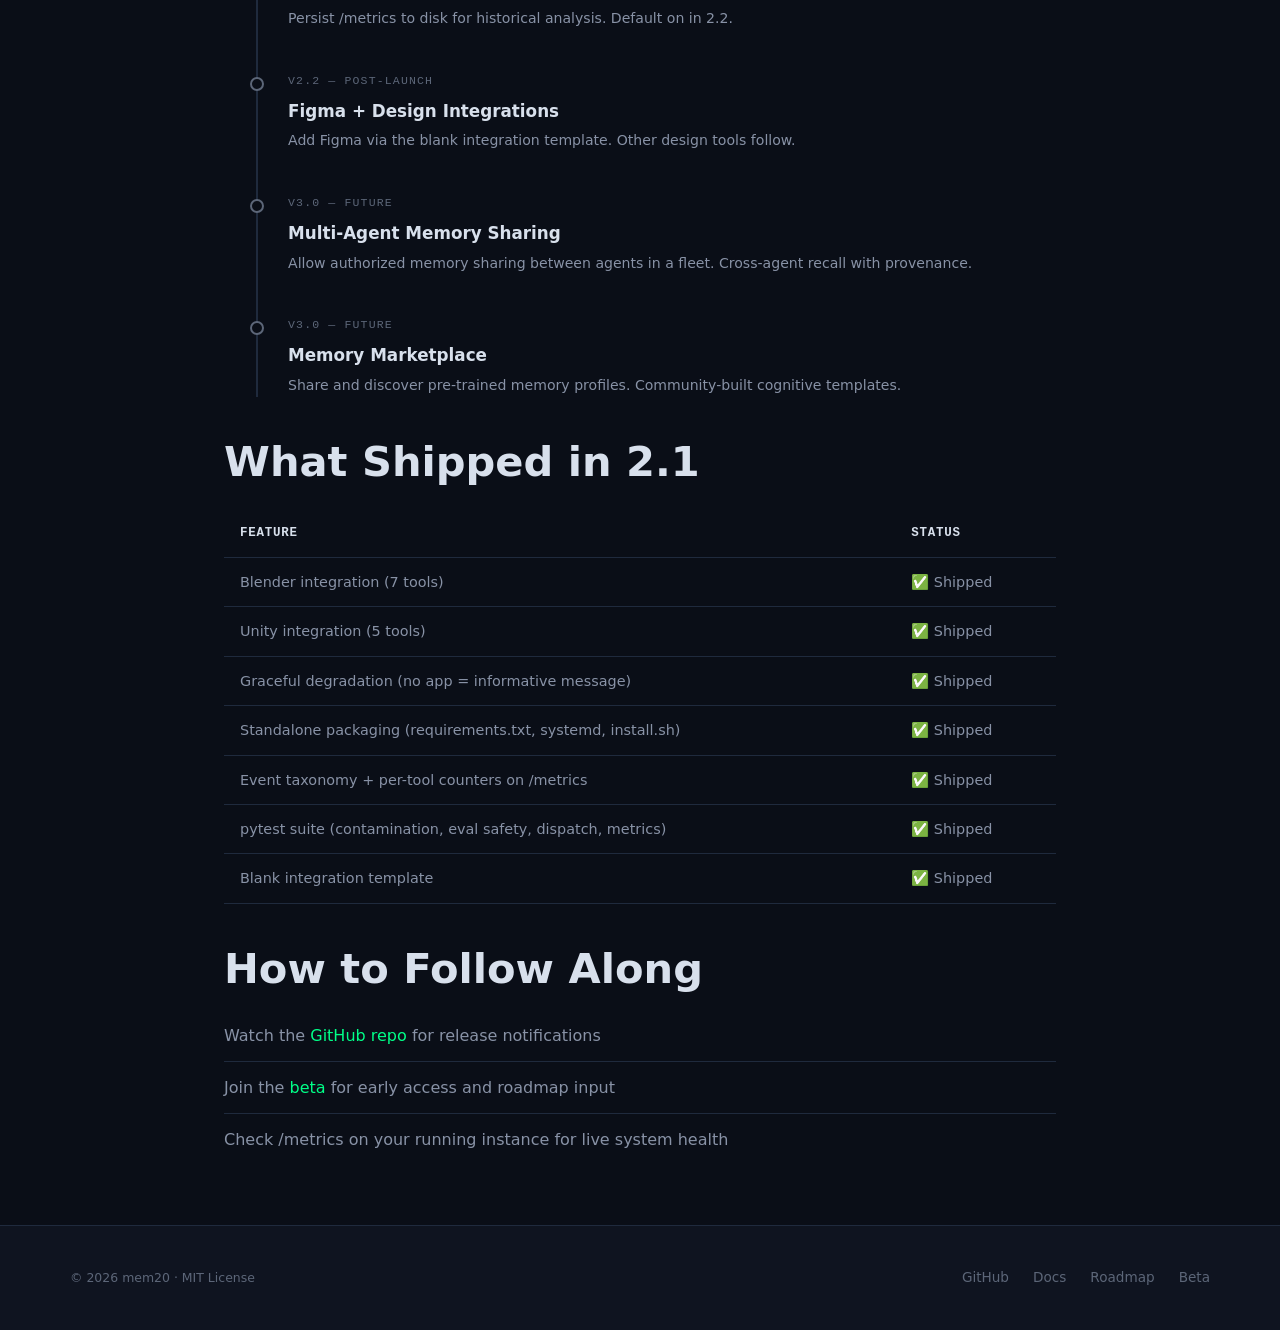
<file: roadmap.html>
<!DOCTYPE html>
<html lang="en">
<head>
<meta charset="UTF-8">
<meta name="viewport" content="width=device-width,initial-scale=1">
<title>Roadmap — mem20</title>
<meta name="description" content="mem20 roadmap — past milestones, current status, and what's next.">
<link rel="stylesheet" href="assets/style.css">
<!-- Open Graph / Twitter -->
<meta property="og:type" content="website">
<meta property="og:url" content="https://mem20.jaysonai.online/roadmap.html">
<meta property="og:title" content="Roadmap — mem20">
<meta property="og:description" content="mem20 roadmap — past milestones, current status, and what's next.">
<meta property="og:image" content="https://github.com/JaysonAIOnline.png">
<meta name="twitter:card" content="summary_large_image">
<meta name="twitter:title" content="Roadmap — mem20">
<meta name="twitter:description" content="mem20 roadmap — past milestones, current status, and what's next.">
<meta name="twitter:image" content="https://github.com/JaysonAIOnline.png">
<!-- JSON-LD -->
<script type="application/ld+json">
{
  "@context": "https://schema.org",
  "@type": "SoftwareApplication",
  "name": "mem20",
  "description": "Persistent memory + cognition substrate for AI agents with a contamination firewall.",
  "url": "https://mem20.jaysonai.online",
  "applicationCategory": "DeveloperApplication",
  "operatingSystem": "Linux",
  "license": "https://github.com/JaysonAIOnline/mem20/blob/main/LICENSE",
  "author": { "@type": "Organization", "name": "JaysonAIOnline", "url": "https://github.com/JaysonAIOnline" },
  "offers": { "@type": "Offer", "price": "0", "priceCurrency": "USD" }
}
</script>
</head>
<body>

<nav class="nav">
  <div class="nav-inner">
    <a href="index.html" class="nav-logo">mem20<span>/</span></a>
    <div class="nav-links">
      <a href="docs.html">Docs</a>
      <a href="use-cases.html">Use Cases</a>
      <a href="roadmap.html">Roadmap</a>
      <a href="contributors.html">Contributors</a>
      <a href="beta.html" class="nav-cta">Beta Signup</a>
    </div>
  </div>
</nav>

<div class="page-header">
  <h1>Roadmap</h1>
  <p>Where mem20 came from, where it is, and where it's going.</p>
</div>

<section class="content-section">
  <div class="wrap-narrow">

    <h2>Current Status</h2>
    <p>mem20 is at <strong>v2.1.0-rc2</strong> — code frozen, QA audit in progress. The 2.0 baseline is production-ready. 2.1 adds pluggable integrations (Blender, Unity), standalone packaging, and instrumentation.</p>

    <div class="callout">
      <div class="callout-title">Public Launch Target</div>
      <p>October 31, 2026. Beta access opens before then — <a href="beta.html">sign up</a>.</p>
    </div>

    <h2 class="mt-40">Timeline</h2>
    <div class="timeline">

      <div class="timeline-item done">
        <div class="timeline-phase">v1.0 — Initial Release</div>
        <div class="timeline-title">Foundation</div>
        <div class="timeline-desc">First MCP server with memory and cognition tools. Proved the concept.</div>
      </div>

      <div class="timeline-item done">
        <div class="timeline-phase">v2.0 — Hardening Baseline</div>
        <div class="timeline-title">Safety + Scale</div>
        <div class="timeline-desc">Phase 7 hardening. Modular MCP decomposition (97 tools, 13 domains). Health endpoint, audit response, contamination firewall.</div>
      </div>

      <div class="timeline-item done">
        <div class="timeline-phase">v2.1-rc2 — Current</div>
        <div class="timeline-title">Pluggable Integrations + Packaging</div>
        <div class="timeline-desc">Blender and Unity as optional modules. Standalone packaging (requirements.txt, systemd, install.sh). Instrumentation endpoint (/metrics).</div>
      </div>

      <div class="timeline-item in-progress">
        <div class="timeline-phase">Q4 2026</div>
        <div class="timeline-title">Public Launch</div>
        <div class="timeline-desc">Open-source release on GitHub. MIT license. Public documentation, beta program, community onboarding.</div>
      </div>

      <div class="timeline-item planned">
        <div class="timeline-phase">v2.2 — Post-Launch</div>
        <div class="timeline-title">External Vector Store</div>
        <div class="timeline-desc">When the ledger exceeds 1M records, add an external vector store (e.g., FAISS at scale, Qdrant, or pgvector).</div>
      </div>

      <div class="timeline-item planned">
        <div class="timeline-phase">v2.2 — Post-Launch</div>
        <div class="timeline-title">LLM Cost Circuit Breaker</div>
        <div class="timeline-desc">Auto-throttle LLM calls when provider bills spike. Protect runaway agent loops.</div>
      </div>

      <div class="timeline-item planned">
        <div class="timeline-phase">v2.2 — Post-Launch</div>
        <div class="timeline-title">Durable Metrics Sink</div>
        <div class="timeline-desc">Persist /metrics to disk for historical analysis. Default on in 2.2.</div>
      </div>

      <div class="timeline-item planned">
        <div class="timeline-phase">v2.2 — Post-Launch</div>
        <div class="timeline-title">Figma + Design Integrations</div>
        <div class="timeline-desc">Add Figma via the blank integration template. Other design tools follow.</div>
      </div>

      <div class="timeline-item planned">
        <div class="timeline-phase">v3.0 — Future</div>
        <div class="timeline-title">Multi-Agent Memory Sharing</div>
        <div class="timeline-desc">Allow authorized memory sharing between agents in a fleet. Cross-agent recall with provenance.</div>
      </div>

      <div class="timeline-item planned">
        <div class="timeline-phase">v3.0 — Future</div>
        <div class="timeline-title">Memory Marketplace</div>
        <div class="timeline-desc">Share and discover pre-trained memory profiles. Community-built cognitive templates.</div>
      </div>

    </div>

    <h2 class="mt-40">What Shipped in 2.1</h2>
    <table>
      <tr><th>Feature</th><th>Status</th></tr>
      <tr><td>Blender integration (7 tools)</td><td>✅ Shipped</td></tr>
      <tr><td>Unity integration (5 tools)</td><td>✅ Shipped</td></tr>
      <tr><td>Graceful degradation (no app = informative message)</td><td>✅ Shipped</td></tr>
      <tr><td>Standalone packaging (requirements.txt, systemd, install.sh)</td><td>✅ Shipped</td></tr>
      <tr><td>Event taxonomy + per-tool counters on /metrics</td><td>✅ Shipped</td></tr>
      <tr><td>pytest suite (contamination, eval safety, dispatch, metrics)</td><td>✅ Shipped</td></tr>
      <tr><td>Blank integration template</td><td>✅ Shipped</td></tr>
    </table>

    <h2 class="mt-40">How to Follow Along</h2>
    <ul>
      <li>Watch the <a href="https://github.com/JaysonAIOnline/mem20">GitHub repo</a> for release notifications</li>
      <li>Join the <a href="beta.html">beta</a> for early access and roadmap input</li>
      <li>Check /metrics on your running instance for live system health</li>
    </ul>

  </div>
</section>

<footer class="footer">
  <div class="footer-inner">
    <div class="footer-copy">© 2026 mem20 · MIT License</div>
    <div class="footer-links">
      <a href="https://github.com/JaysonAIOnline/mem20">GitHub</a>
      <a href="docs.html">Docs</a>
      <a href="roadmap.html">Roadmap</a>
      <a href="beta.html">Beta</a>
    </div>
  </div>
</footer>

</body>
</html>
</file>
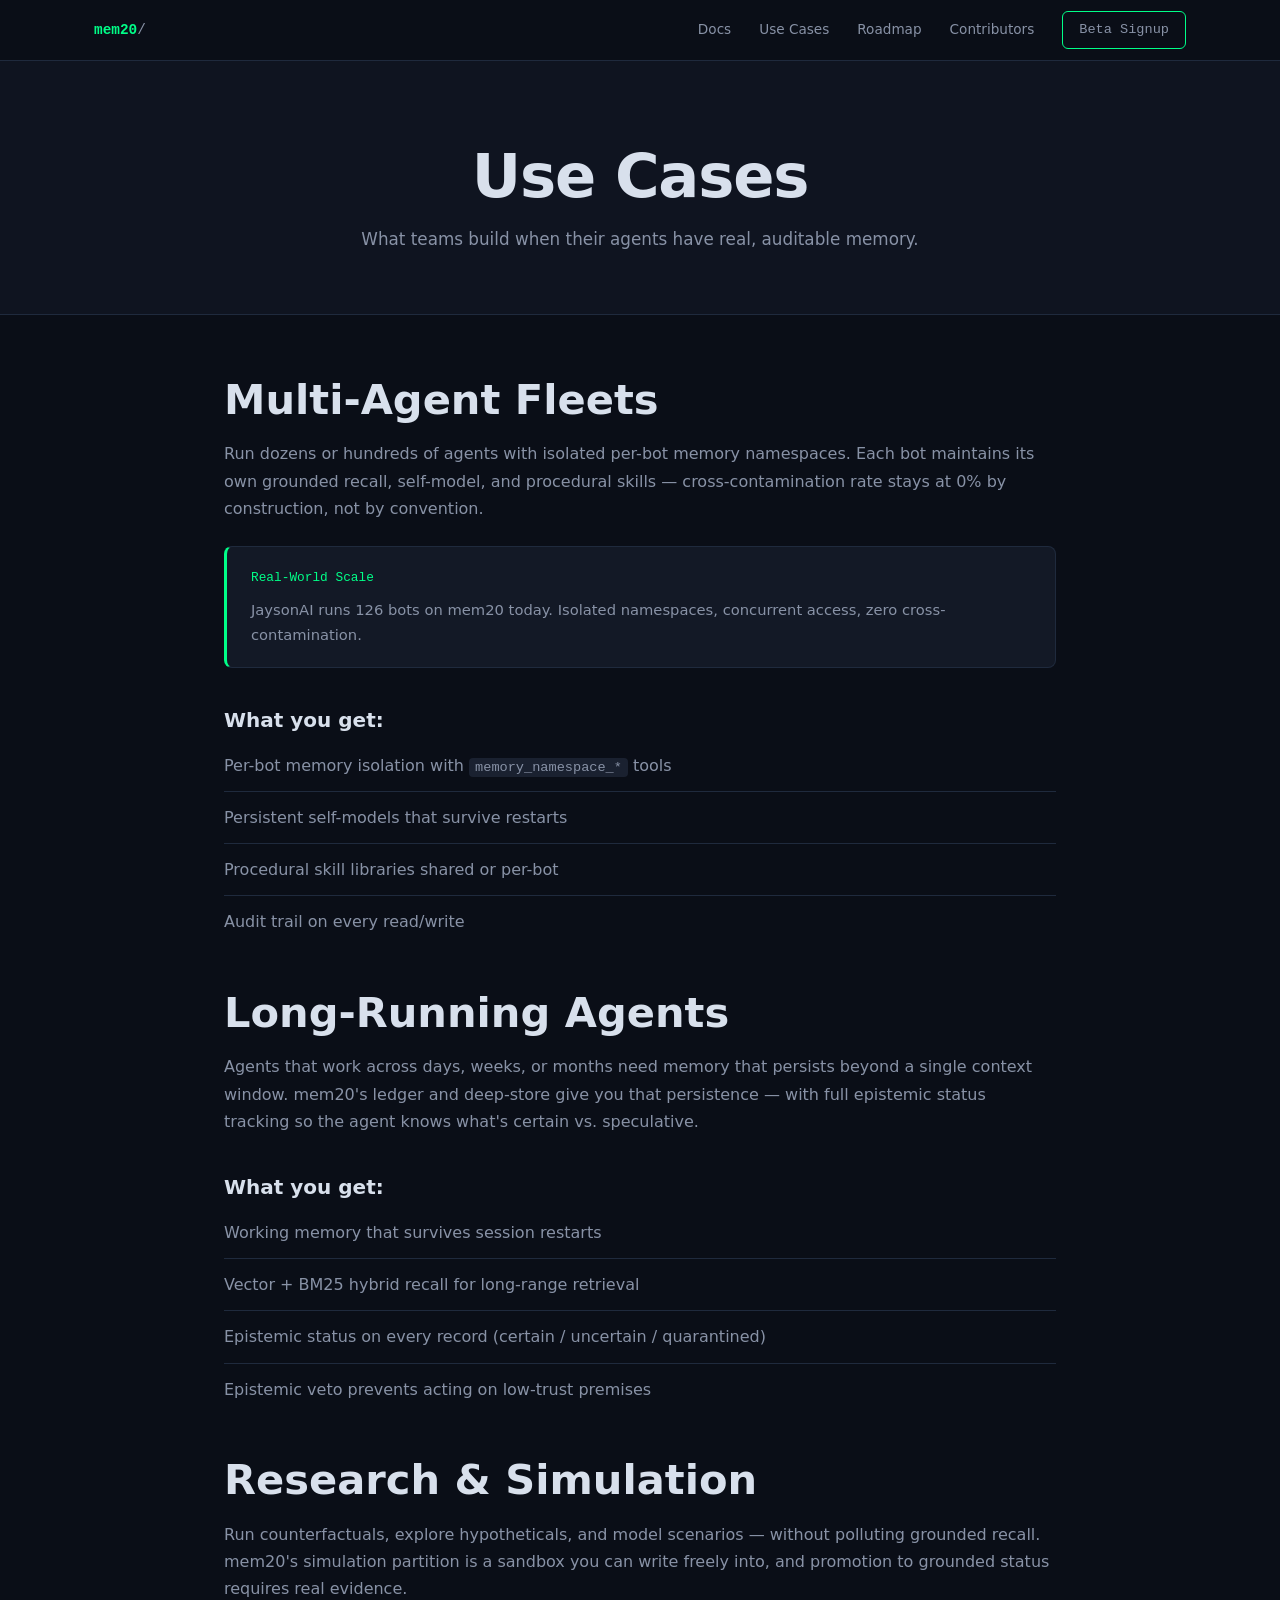
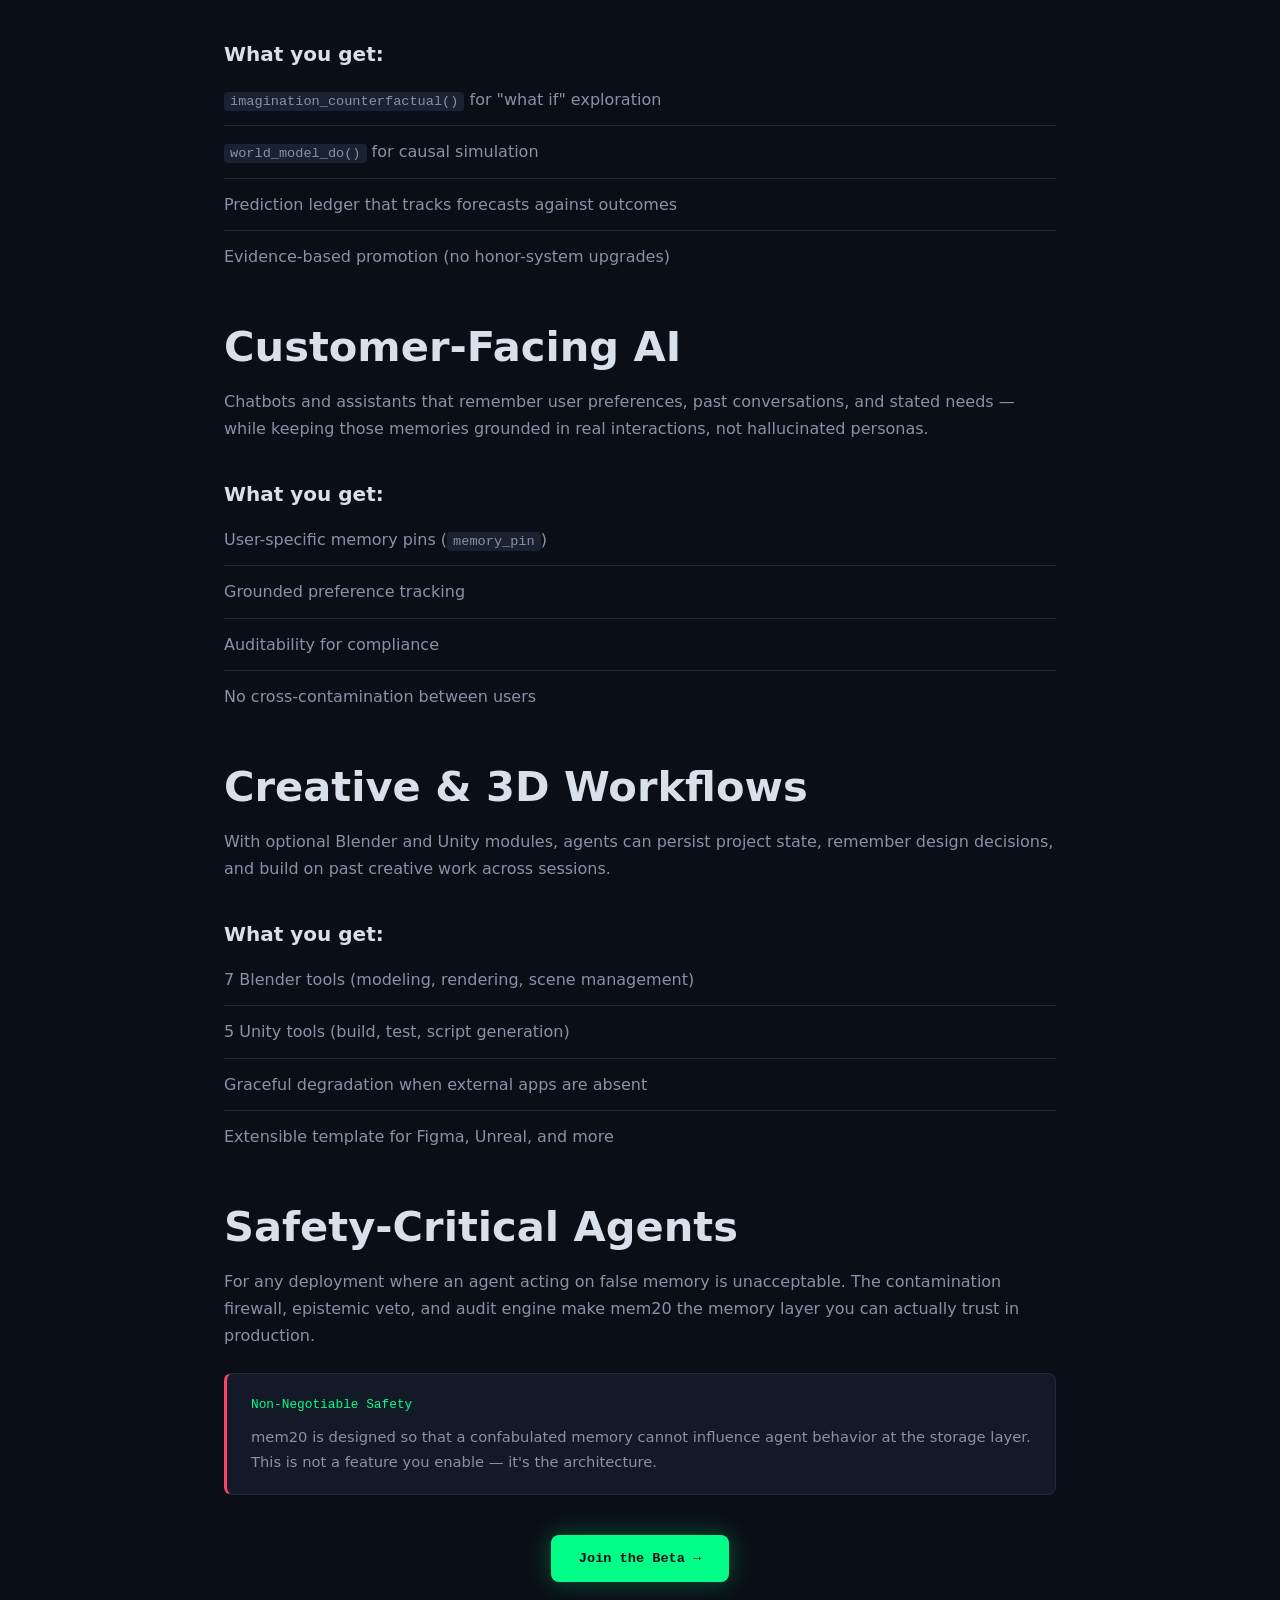
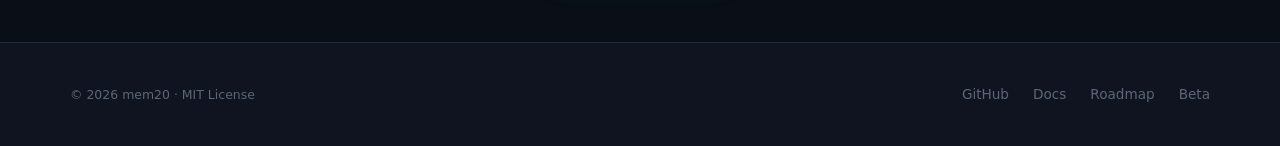
<file: use-cases.html>
<!DOCTYPE html>
<html lang="en">
<head>
<meta charset="UTF-8">
<meta name="viewport" content="width=device-width,initial-scale=1">
<title>Use Cases — mem20</title>
<meta name="description" content="mem20 use cases — multi-agent fleets, long-running agents, research simulation, and more.">
<link rel="stylesheet" href="assets/style.css">
<!-- Open Graph / Twitter -->
<meta property="og:type" content="website">
<meta property="og:url" content="https://mem20.jaysonai.online/use-cases.html">
<meta property="og:title" content="Use Cases — mem20">
<meta property="og:description" content="mem20 use cases — multi-agent fleets, long-running agents, research simulation, and more.">
<meta property="og:image" content="https://github.com/JaysonAIOnline.png">
<meta name="twitter:card" content="summary_large_image">
<meta name="twitter:title" content="Use Cases — mem20">
<meta name="twitter:description" content="mem20 use cases — multi-agent fleets, long-running agents, research simulation, and more.">
<meta name="twitter:image" content="https://github.com/JaysonAIOnline.png">
<!-- JSON-LD -->
<script type="application/ld+json">
{
  "@context": "https://schema.org",
  "@type": "SoftwareApplication",
  "name": "mem20",
  "description": "Persistent memory + cognition substrate for AI agents with a contamination firewall.",
  "url": "https://mem20.jaysonai.online",
  "applicationCategory": "DeveloperApplication",
  "operatingSystem": "Linux",
  "license": "https://github.com/JaysonAIOnline/mem20/blob/main/LICENSE",
  "author": { "@type": "Organization", "name": "JaysonAIOnline", "url": "https://github.com/JaysonAIOnline" },
  "offers": { "@type": "Offer", "price": "0", "priceCurrency": "USD" }
}
</script>
</head>
<body>

<nav class="nav">
  <div class="nav-inner">
    <a href="index.html" class="nav-logo">mem20<span>/</span></a>
    <div class="nav-links">
      <a href="docs.html">Docs</a>
      <a href="use-cases.html">Use Cases</a>
      <a href="roadmap.html">Roadmap</a>
      <a href="contributors.html">Contributors</a>
      <a href="beta.html" class="nav-cta">Beta Signup</a>
    </div>
  </div>
</nav>

<div class="page-header">
  <h1>Use Cases</h1>
  <p>What teams build when their agents have real, auditable memory.</p>
</div>

<section class="content-section">
  <div class="wrap-narrow">

    <h2>Multi-Agent Fleets</h2>
    <p>Run dozens or hundreds of agents with isolated per-bot memory namespaces. Each bot maintains its own grounded recall, self-model, and procedural skills — cross-contamination rate stays at 0% by construction, not by convention.</p>
    <div class="callout">
      <div class="callout-title">Real-World Scale</div>
      <p>JaysonAI runs 126 bots on mem20 today. Isolated namespaces, concurrent access, zero cross-contamination.</p>
    </div>

    <h3 class="mt-40">What you get:</h3>
    <ul>
      <li>Per-bot memory isolation with <code>memory_namespace_*</code> tools</li>
      <li>Persistent self-models that survive restarts</li>
      <li>Procedural skill libraries shared or per-bot</li>
      <li>Audit trail on every read/write</li>
    </ul>

    <h2 class="mt-40">Long-Running Agents</h2>
    <p>Agents that work across days, weeks, or months need memory that persists beyond a single context window. mem20's ledger and deep-store give you that persistence — with full epistemic status tracking so the agent knows what's certain vs. speculative.</p>

    <h3 class="mt-40">What you get:</h3>
    <ul>
      <li>Working memory that survives session restarts</li>
      <li>Vector + BM25 hybrid recall for long-range retrieval</li>
      <li>Epistemic status on every record (certain / uncertain / quarantined)</li>
      <li>Epistemic veto prevents acting on low-trust premises</li>
    </ul>

    <h2 class="mt-40">Research & Simulation</h2>
    <p>Run counterfactuals, explore hypotheticals, and model scenarios — without polluting grounded recall. mem20's simulation partition is a sandbox you can write freely into, and promotion to grounded status requires real evidence.</p>

    <h3 class="mt-40">What you get:</h3>
    <ul>
      <li><code>imagination_counterfactual()</code> for "what if" exploration</li>
      <li><code>world_model_do()</code> for causal simulation</li>
      <li>Prediction ledger that tracks forecasts against outcomes</li>
      <li>Evidence-based promotion (no honor-system upgrades)</li>
    </ul>

    <h2 class="mt-40">Customer-Facing AI</h2>
    <p>Chatbots and assistants that remember user preferences, past conversations, and stated needs — while keeping those memories grounded in real interactions, not hallucinated personas.</p>

    <h3 class="mt-40">What you get:</h3>
    <ul>
      <li>User-specific memory pins (<code>memory_pin</code>)</li>
      <li>Grounded preference tracking</li>
      <li>Auditability for compliance</li>
      <li>No cross-contamination between users</li>
    </ul>

    <h2 class="mt-40">Creative & 3D Workflows</h2>
    <p>With optional Blender and Unity modules, agents can persist project state, remember design decisions, and build on past creative work across sessions.</p>

    <h3 class="mt-40">What you get:</h3>
    <ul>
      <li>7 Blender tools (modeling, rendering, scene management)</li>
      <li>5 Unity tools (build, test, script generation)</li>
      <li>Graceful degradation when external apps are absent</li>
      <li>Extensible template for Figma, Unreal, and more</li>
    </ul>

    <h2 class="mt-40">Safety-Critical Agents</h2>
    <p>For any deployment where an agent acting on false memory is unacceptable. The contamination firewall, epistemic veto, and audit engine make mem20 the memory layer you can actually trust in production.</p>

    <div class="callout callout-danger">
      <div class="callout-title">Non-Negotiable Safety</div>
      <p>mem20 is designed so that a confabulated memory cannot influence agent behavior at the storage layer. This is not a feature you enable — it's the architecture.</p>
    </div>

    <div class="text-center mt-40">
      <a href="beta.html" class="btn btn-primary">Join the Beta →</a>
    </div>

  </div>
</section>

<footer class="footer">
  <div class="footer-inner">
    <div class="footer-copy">© 2026 mem20 · MIT License</div>
    <div class="footer-links">
      <a href="https://github.com/JaysonAIOnline/mem20">GitHub</a>
      <a href="docs.html">Docs</a>
      <a href="roadmap.html">Roadmap</a>
      <a href="beta.html">Beta</a>
    </div>
  </div>
</footer>

</body>
</html>
</file>
<file: assets/index-74AtrQ-4.css>
*,:before,:after{--tw-border-spacing-x: 0;--tw-border-spacing-y: 0;--tw-translate-x: 0;--tw-translate-y: 0;--tw-rotate: 0;--tw-skew-x: 0;--tw-skew-y: 0;--tw-scale-x: 1;--tw-scale-y: 1;--tw-pan-x: ;--tw-pan-y: ;--tw-pinch-zoom: ;--tw-scroll-snap-strictness: proximity;--tw-gradient-from-position: ;--tw-gradient-via-position: ;--tw-gradient-to-position: ;--tw-ordinal: ;--tw-slashed-zero: ;--tw-numeric-figure: ;--tw-numeric-spacing: ;--tw-numeric-fraction: ;--tw-ring-inset: ;--tw-ring-offset-width: 0px;--tw-ring-offset-color: #fff;--tw-ring-color: rgb(59 130 246 / .5);--tw-ring-offset-shadow: 0 0 #0000;--tw-ring-shadow: 0 0 #0000;--tw-shadow: 0 0 #0000;--tw-shadow-colored: 0 0 #0000;--tw-blur: ;--tw-brightness: ;--tw-contrast: ;--tw-grayscale: ;--tw-hue-rotate: ;--tw-invert: ;--tw-saturate: ;--tw-sepia: ;--tw-drop-shadow: ;--tw-backdrop-blur: ;--tw-backdrop-brightness: ;--tw-backdrop-contrast: ;--tw-backdrop-grayscale: ;--tw-backdrop-hue-rotate: ;--tw-backdrop-invert: ;--tw-backdrop-opacity: ;--tw-backdrop-saturate: ;--tw-backdrop-sepia: ;--tw-contain-size: ;--tw-contain-layout: ;--tw-contain-paint: ;--tw-contain-style: }::backdrop{--tw-border-spacing-x: 0;--tw-border-spacing-y: 0;--tw-translate-x: 0;--tw-translate-y: 0;--tw-rotate: 0;--tw-skew-x: 0;--tw-skew-y: 0;--tw-scale-x: 1;--tw-scale-y: 1;--tw-pan-x: ;--tw-pan-y: ;--tw-pinch-zoom: ;--tw-scroll-snap-strictness: proximity;--tw-gradient-from-position: ;--tw-gradient-via-position: ;--tw-gradient-to-position: ;--tw-ordinal: ;--tw-slashed-zero: ;--tw-numeric-figure: ;--tw-numeric-spacing: ;--tw-numeric-fraction: ;--tw-ring-inset: ;--tw-ring-offset-width: 0px;--tw-ring-offset-color: #fff;--tw-ring-color: rgb(59 130 246 / .5);--tw-ring-offset-shadow: 0 0 #0000;--tw-ring-shadow: 0 0 #0000;--tw-shadow: 0 0 #0000;--tw-shadow-colored: 0 0 #0000;--tw-blur: ;--tw-brightness: ;--tw-contrast: ;--tw-grayscale: ;--tw-hue-rotate: ;--tw-invert: ;--tw-saturate: ;--tw-sepia: ;--tw-drop-shadow: ;--tw-backdrop-blur: ;--tw-backdrop-brightness: ;--tw-backdrop-contrast: ;--tw-backdrop-grayscale: ;--tw-backdrop-hue-rotate: ;--tw-backdrop-invert: ;--tw-backdrop-opacity: ;--tw-backdrop-saturate: ;--tw-backdrop-sepia: ;--tw-contain-size: ;--tw-contain-layout: ;--tw-contain-paint: ;--tw-contain-style: }*,:before,:after{box-sizing:border-box;border-width:0;border-style:solid;border-color:#e5e7eb}:before,:after{--tw-content: ""}html,:host{line-height:1.5;-webkit-text-size-adjust:100%;-moz-tab-size:4;-o-tab-size:4;tab-size:4;font-family:Inter,system-ui,sans-serif;font-feature-settings:normal;font-variation-settings:normal;-webkit-tap-highlight-color:transparent}body{margin:0;line-height:inherit}hr{height:0;color:inherit;border-top-width:1px}abbr:where([title]){-webkit-text-decoration:underline dotted;text-decoration:underline dotted}h1,h2,h3,h4,h5,h6{font-size:inherit;font-weight:inherit}a{color:inherit;text-decoration:inherit}b,strong{font-weight:bolder}code,kbd,samp,pre{font-family:JetBrains Mono,monospace;font-feature-settings:normal;font-variation-settings:normal;font-size:1em}small{font-size:80%}sub,sup{font-size:75%;line-height:0;position:relative;vertical-align:baseline}sub{bottom:-.25em}sup{top:-.5em}table{text-indent:0;border-color:inherit;border-collapse:collapse}button,input,optgroup,select,textarea{font-family:inherit;font-feature-settings:inherit;font-variation-settings:inherit;font-size:100%;font-weight:inherit;line-height:inherit;letter-spacing:inherit;color:inherit;margin:0;padding:0}button,select{text-transform:none}button,input:where([type=button]),input:where([type=reset]),input:where([type=submit]){-webkit-appearance:button;background-color:transparent;background-image:none}:-moz-focusring{outline:auto}:-moz-ui-invalid{box-shadow:none}progress{vertical-align:baseline}::-webkit-inner-spin-button,::-webkit-outer-spin-button{height:auto}[type=search]{-webkit-appearance:textfield;outline-offset:-2px}::-webkit-search-decoration{-webkit-appearance:none}::-webkit-file-upload-button{-webkit-appearance:button;font:inherit}summary{display:list-item}blockquote,dl,dd,h1,h2,h3,h4,h5,h6,hr,figure,p,pre{margin:0}fieldset{margin:0;padding:0}legend{padding:0}ol,ul,menu{list-style:none;margin:0;padding:0}dialog{padding:0}textarea{resize:vertical}input::-moz-placeholder,textarea::-moz-placeholder{opacity:1;color:#9ca3af}input::placeholder,textarea::placeholder{opacity:1;color:#9ca3af}button,[role=button]{cursor:pointer}:disabled{cursor:default}img,svg,video,canvas,audio,iframe,embed,object{display:block;vertical-align:middle}img,video{max-width:100%;height:auto}[hidden]:where(:not([hidden=until-found])){display:none}html{scroll-behavior:smooth}body{background:linear-gradient(180deg,#050508,#0a0a0f,#050508);min-height:100vh}::-moz-selection{background:#6366f14d;color:#fff}::selection{background:#6366f14d;color:#fff}.gradient-text{background:linear-gradient(135deg,#818cf8,#6366f1,#4f46e5);-webkit-background-clip:text;-webkit-text-fill-color:transparent;background-clip:text}.glow-border{border:1px solid rgba(99,102,241,.2);box-shadow:0 0 20px #6366f11a,inset 0 0 20px #6366f10d}.card-hover{transition:all .3s ease}.card-hover:hover{transform:translateY(-2px);border-color:#6366f166;box-shadow:0 0 30px #6366f126}.fixed{position:fixed}.left-0{left:0}.right-0{right:0}.top-0{top:0}.z-50{z-index:50}.mx-auto{margin-left:auto;margin-right:auto}.mb-10{margin-bottom:2.5rem}.mb-16{margin-bottom:4rem}.mb-3{margin-bottom:.75rem}.mb-4{margin-bottom:1rem}.mb-6{margin-bottom:1.5rem}.mb-8{margin-bottom:2rem}.mt-4{margin-top:1rem}.mt-8{margin-top:2rem}.flex{display:flex}.inline-flex{display:inline-flex}.grid{display:grid}.hidden{display:none}.h-12{height:3rem}.h-2{height:.5rem}.h-8{height:2rem}.min-h-screen{min-height:100vh}.w-12{width:3rem}.w-2{width:.5rem}.w-8{width:2rem}.max-w-2xl{max-width:42rem}.max-w-3xl{max-width:48rem}.max-w-4xl{max-width:56rem}.max-w-6xl{max-width:72rem}.max-w-md{max-width:28rem}.flex-1{flex:1 1 0%}@keyframes glow{0%{box-shadow:0 0 20px #6366f14d}to{box-shadow:0 0 40px #6366f199}}.animate-glow{animation:glow 3s ease-in-out infinite alternate}@keyframes pulse{50%{opacity:.5}}.animate-pulse{animation:pulse 2s cubic-bezier(.4,0,.6,1) infinite}.flex-col{flex-direction:column}.items-center{align-items:center}.justify-center{justify-content:center}.justify-between{justify-content:space-between}.gap-2{gap:.5rem}.gap-3{gap:.75rem}.gap-4{gap:1rem}.gap-6{gap:1.5rem}.gap-8{gap:2rem}.space-y-8>:not([hidden])~:not([hidden]){--tw-space-y-reverse: 0;margin-top:calc(2rem * calc(1 - var(--tw-space-y-reverse)));margin-bottom:calc(2rem * var(--tw-space-y-reverse))}.whitespace-nowrap{white-space:nowrap}.rounded-2xl{border-radius:1rem}.rounded-full{border-radius:9999px}.rounded-lg{border-radius:.5rem}.rounded-xl{border-radius:.75rem}.border{border-width:1px}.border-b{border-bottom-width:1px}.border-t{border-top-width:1px}.border-mem20-accent\/20{border-color:#6366f133}.border-mem20-accent\/30{border-color:#6366f14d}.border-white\/10{border-color:#ffffff1a}.border-white\/5{border-color:#ffffff0d}.bg-indigo-500\/10{background-color:#6366f11a}.bg-mem20-accent{--tw-bg-opacity: 1;background-color:rgb(99 102 241 / var(--tw-bg-opacity, 1))}.bg-mem20-accent\/10{background-color:#6366f11a}.bg-mem20-accent\/5{background-color:#6366f10d}.bg-mem20-dark{--tw-bg-opacity: 1;background-color:rgb(10 10 15 / var(--tw-bg-opacity, 1))}.bg-mem20-dark\/50{background-color:#0a0a0f80}.bg-mem20-darker{--tw-bg-opacity: 1;background-color:rgb(5 5 8 / var(--tw-bg-opacity, 1))}.bg-mem20-darker\/80{background-color:#050508cc}.p-8{padding:2rem}.px-4{padding-left:1rem;padding-right:1rem}.px-6{padding-left:1.5rem;padding-right:1.5rem}.px-8{padding-left:2rem;padding-right:2rem}.py-12{padding-top:3rem;padding-bottom:3rem}.py-2{padding-top:.5rem;padding-bottom:.5rem}.py-20{padding-top:5rem;padding-bottom:5rem}.py-4{padding-top:1rem;padding-bottom:1rem}.py-8{padding-top:2rem;padding-bottom:2rem}.pb-20{padding-bottom:5rem}.pt-32{padding-top:8rem}.text-center{text-align:center}.text-2xl{font-size:1.5rem;line-height:2rem}.text-3xl{font-size:1.875rem;line-height:2.25rem}.text-4xl{font-size:2.25rem;line-height:2.5rem}.text-lg{font-size:1.125rem;line-height:1.75rem}.text-sm{font-size:.875rem;line-height:1.25rem}.text-xl{font-size:1.25rem;line-height:1.75rem}.font-bold{font-weight:700}.font-extrabold{font-weight:800}.font-medium{font-weight:500}.font-semibold{font-weight:600}.italic{font-style:italic}.leading-relaxed{line-height:1.625}.leading-tight{line-height:1.25}.text-gray-100{--tw-text-opacity: 1;color:rgb(243 244 246 / var(--tw-text-opacity, 1))}.text-gray-300{--tw-text-opacity: 1;color:rgb(209 213 219 / var(--tw-text-opacity, 1))}.text-gray-400{--tw-text-opacity: 1;color:rgb(156 163 175 / var(--tw-text-opacity, 1))}.text-gray-500{--tw-text-opacity: 1;color:rgb(107 114 128 / var(--tw-text-opacity, 1))}.text-green-400{--tw-text-opacity: 1;color:rgb(74 222 128 / var(--tw-text-opacity, 1))}.text-mem20-accent-light{--tw-text-opacity: 1;color:rgb(129 140 248 / var(--tw-text-opacity, 1))}.text-red-400{--tw-text-opacity: 1;color:rgb(248 113 113 / var(--tw-text-opacity, 1))}.text-white{--tw-text-opacity: 1;color:rgb(255 255 255 / var(--tw-text-opacity, 1))}.antialiased{-webkit-font-smoothing:antialiased;-moz-osx-font-smoothing:grayscale}.placeholder-gray-500::-moz-placeholder{--tw-placeholder-opacity: 1;color:rgb(107 114 128 / var(--tw-placeholder-opacity, 1))}.placeholder-gray-500::placeholder{--tw-placeholder-opacity: 1;color:rgb(107 114 128 / var(--tw-placeholder-opacity, 1))}.backdrop-blur-md{--tw-backdrop-blur: blur(12px);-webkit-backdrop-filter:var(--tw-backdrop-blur) var(--tw-backdrop-brightness) var(--tw-backdrop-contrast) var(--tw-backdrop-grayscale) var(--tw-backdrop-hue-rotate) var(--tw-backdrop-invert) var(--tw-backdrop-opacity) var(--tw-backdrop-saturate) var(--tw-backdrop-sepia);backdrop-filter:var(--tw-backdrop-blur) var(--tw-backdrop-brightness) var(--tw-backdrop-contrast) var(--tw-backdrop-grayscale) var(--tw-backdrop-hue-rotate) var(--tw-backdrop-invert) var(--tw-backdrop-opacity) var(--tw-backdrop-saturate) var(--tw-backdrop-sepia)}.transition-colors{transition-property:color,background-color,border-color,text-decoration-color,fill,stroke;transition-timing-function:cubic-bezier(.4,0,.2,1);transition-duration:.15s}.hover\:border-white\/20:hover{border-color:#fff3}.hover\:bg-mem20-accent\/20:hover{background-color:#6366f133}.hover\:bg-mem20-glow:hover{--tw-bg-opacity: 1;background-color:rgb(79 70 229 / var(--tw-bg-opacity, 1))}.hover\:text-white:hover{--tw-text-opacity: 1;color:rgb(255 255 255 / var(--tw-text-opacity, 1))}.focus\:border-mem20-accent\/50:focus{border-color:#6366f180}.focus\:outline-none:focus{outline:2px solid transparent;outline-offset:2px}@media (min-width: 640px){.sm\:flex-row{flex-direction:row}}@media (min-width: 768px){.md\:flex{display:flex}.md\:grid-cols-2{grid-template-columns:repeat(2,minmax(0,1fr))}.md\:grid-cols-3{grid-template-columns:repeat(3,minmax(0,1fr))}.md\:flex-row{flex-direction:row}.md\:text-3xl{font-size:1.875rem;line-height:2.25rem}.md\:text-4xl{font-size:2.25rem;line-height:2.5rem}.md\:text-6xl{font-size:3.75rem;line-height:1}.md\:text-xl{font-size:1.25rem;line-height:1.75rem}}@media (min-width: 1024px){.lg\:text-7xl{font-size:4.5rem;line-height:1}}
</file>
<file: assets/style.css>
/* mem20 — global design system */
:root{
  --bg:#0a0e17;
  --bg-alt:#0f1420;
  --bg-card:#131926;
  --bg-elev:#1a2130;
  --border:#1f2a3d;
  --border-bright:#2a3a55;
  --text:#d8e0ec;
  --text-dim:#8892a6;
  --text-muted:#5c6678;
  --accent:#00ff88;
  --accent-dim:#00cc6a;
  --accent-glow:rgba(0,255,136,.15);
  --accent-glow-strong:rgba(0,255,136,.3);
  --warn:#ffcc00;
  --danger:#ff4466;
  --purple:#8b5cf6;
  --blue:#3b82f6;
  --mono:'SF Mono','Fira Code','Cascadia Code',ui-monospace,monospace;
  --sans:'Inter','Segoe UI',system-ui,-apple-system,sans-serif;
}

*,*::before,*::after{box-sizing:border-box;margin:0;padding:0}
html{scroll-behavior:smooth}
body{
  font-family:var(--sans);
  background:var(--bg);
  color:var(--text);
  line-height:1.7;
  -webkit-font-smoothing:antialiased;
  overflow-x:hidden;
}

/* --- layout --- */
.wrap{max-width:1140px;margin:0 auto;padding:0 24px}
.wrap-narrow{max-width:880px;margin:0 auto;padding:0 24px}
section{padding:80px 0}
.section-label{
  display:inline-block;
  font-family:var(--mono);
  font-size:.72rem;
  letter-spacing:.18em;
  text-transform:uppercase;
  color:var(--accent);
  margin-bottom:12px;
}
h1,h2,h3,h4{line-height:1.2;font-weight:700}
h1{font-size:clamp(2.4rem,5vw,3.8rem);letter-spacing:-.02em}
h2{font-size:clamp(1.8rem,3.5vw,2.6rem);margin-bottom:20px}
h3{font-size:1.25rem;margin-bottom:8px}
p{color:var(--text-dim);margin-bottom:16px}
a{color:var(--accent);text-decoration:none;transition:color .15s}
a:hover{color:var(--accent-dim)}
.mono{font-family:var(--mono)}
.dim{color:var(--text-dim)}
.muted{color:var(--text-muted)}

/* --- nav --- */
.nav{
  position:fixed;top:0;left:0;right:0;
  z-index:100;
  background:rgba(10,14,23,.82);
  backdrop-filter:blur(16px);
  border-bottom:1px solid var(--border);
}
.nav-inner{
  display:flex;align-items:center;justify-content:space-between;
  height:60px;max-width:1140px;margin:0 auto;padding:0 24px;
}
.nav-logo{font-family:var(--mono);font-size:.9rem;font-weight:700;color:var(--accent)}
.nav-logo span{color:var(--text-dim);font-weight:400}
.nav-links{display:flex;gap:28px;align-items:center}
.nav-links a{font-size:.85rem;color:var(--text-dim);transition:color .15s}
.nav-links a:hover{color:var(--accent)}
.nav-cta{
  font-family:var(--mono);
  font-size:.78rem;
  padding:6px 16px;
  border:1px solid var(--accent);
  border-radius:6px;
  color:var(--accent);
  transition:all .2s;
}
.nav-cta:hover{background:var(--accent);color:var(--bg)}
@media(max-width:720px){
  .nav-links{display:none}
}

/* --- hero --- */
.hero{
  position:relative;
  min-height:100vh;
  display:flex;align-items:center;justify-content:center;
  text-align:center;
  padding:120px 24px 80px;
  overflow:hidden;
}
.hero::before{
  content:'';position:absolute;inset:0;
  background:
    radial-gradient(ellipse 80% 60% at 50% 40%,var(--accent-glow) 0%,transparent 70%),
    radial-gradient(circle at 20% 80%,rgba(139,92,246,.08) 0%,transparent 50%);
  pointer-events:none;
}
.hero-inner{position:relative;z-index:1;max-width:800px}
.hero-badge{
  display:inline-block;
  font-family:var(--mono);
  font-size:.72rem;
  padding:4px 14px;
  border:1px solid var(--border-bright);
  border-radius:20px;
  color:var(--text-dim);
  margin-bottom:32px;
}
.hero-badge .dot{
  display:inline-block;width:6px;height:6px;border-radius:50%;
  background:var(--accent);margin-right:8px;
  animation:pulse 2s infinite;
}
@keyframes pulse{0%,100%{opacity:1}50%{opacity:.3}}
.hero h1{margin-bottom:24px}
.hero h1 .hl{color:var(--accent)}
.hero-sub{
  font-size:1.15rem;
  color:var(--text-dim);
  max-width:600px;
  margin:0 auto 40px;
}
.hero-actions{display:flex;gap:16px;justify-content:center;flex-wrap:wrap}
.btn{
  display:inline-flex;align-items:center;gap:8px;
  font-family:var(--mono);
  font-size:.85rem;
  padding:12px 28px;
  border-radius:8px;
  cursor:pointer;
  transition:all .2s;
  border:none;
}
.btn-primary{
  background:var(--accent);
  color:var(--bg);
  font-weight:600;
  box-shadow:0 0 24px var(--accent-glow-strong);
}
.btn-primary:hover{
  background:var(--accent-dim);
  box-shadow:0 0 32px var(--accent-glow-strong);
  transform:translateY(-1px);
}
.btn-outline{
  background:transparent;
  color:var(--text);
  border:1px solid var(--border-bright);
}
.btn-outline:hover{border-color:var(--accent);color:var(--accent)}

/* --- stats bar --- */
.stats-bar{
  display:flex;justify-content:center;gap:48px;
  padding:40px 24px;
  border-top:1px solid var(--border);
  border-bottom:1px solid var(--border);
  background:var(--bg-alt);
}
.stat{text-align:center}
.stat-val{
  font-family:var(--mono);
  font-size:1.6rem;
  font-weight:700;
  color:var(--accent);
}
.stat-label{
  font-size:.78rem;
  color:var(--text-muted);
  text-transform:uppercase;
  letter-spacing:.08em;
}
@media(max-width:600px){
  .stats-bar{flex-wrap:wrap;gap:24px}
}

/* --- features grid --- */
.features{display:grid;grid-template-columns:repeat(auto-fit,minmax(300px,1fr));gap:20px;margin-top:40px}
.feature-card{
  background:var(--bg-card);
  border:1px solid var(--border);
  border-radius:12px;
  padding:28px;
  transition:border-color .2s,transform .2s;
}
.feature-card:hover{border-color:var(--accent);transform:translateY(-2px)}
.feature-icon{
  font-size:1.4rem;
  margin-bottom:12px;
  display:inline-block;
}
.feature-card h3{font-size:1.05rem;margin-bottom:8px}
.feature-card p{font-size:.9rem;margin:0}

/* --- page header (for subpages) --- */
.page-header{
  padding:140px 24px 60px;
  text-align:center;
  border-bottom:1px solid var(--border);
  background:var(--bg-alt);
}
.page-header h1{margin-bottom:12px}
.page-header p{max-width:600px;margin:0 auto;font-size:1.05rem}

/* --- content sections --- */
.content-section{padding:60px 0}
.content-section h2{margin-bottom:16px}
.content-section ul{list-style:none;padding:0}
.content-section li{
  padding:12px 0;
  border-bottom:1px solid var(--border);
  color:var(--text-dim);
}
.content-section li:last-child{border-bottom:none}
.content-section li strong{color:var(--text)}

/* --- callout boxes --- */
.callout{
  background:var(--bg-card);
  border:1px solid var(--border);
  border-left:3px solid var(--accent);
  border-radius:8px;
  padding:20px 24px;
  margin:24px 0;
}
.callout-warn{border-left-color:var(--warn)}
.callout-danger{border-left-color:var(--danger)}
.callout p{margin-bottom:8px;font-size:.92rem}
.callout p:last-child{margin-bottom:0}
.callout-title{font-family:var(--mono);font-size:.8rem;color:var(--accent);margin-bottom:8px}

/* --- code blocks --- */
pre{
  background:#080c14;
  border:1px solid var(--border);
  border-radius:8px;
  padding:20px;
  overflow-x:auto;
  font-family:var(--mono);
  font-size:.82rem;
  line-height:1.6;
  color:var(--text);
  margin:16px 0;
}
code{
  font-family:var(--mono);
  font-size:.85em;
  background:var(--bg-elev);
  padding:2px 6px;
  border-radius:4px;
}
pre code{background:none;padding:0}

/* --- tables --- */
table{width:100%;border-collapse:collapse;margin:24px 0}
th,td{
  text-align:left;
  padding:12px 16px;
  border-bottom:1px solid var(--border);
  font-size:.9rem;
}
th{color:var(--text);font-family:var(--mono);font-size:.78rem;text-transform:uppercase;letter-spacing:.06em}
td{color:var(--text-dim)}

/* --- roadmap timeline --- */
.timeline{position:relative;max-width:800px;margin:0 auto}
.timeline::before{
  content:'';position:absolute;
  left:16px;top:0;bottom:0;
  width:2px;background:var(--border);
}
.timeline-item{
  position:relative;
  padding-left:48px;
  margin-bottom:40px;
}
.timeline-item::before{
  content:'';position:absolute;
  left:10px;top:6px;
  width:14px;height:14px;border-radius:50%;
  background:var(--bg);
  border:2px solid var(--text-muted);
  z-index:1;
}
.timeline-item.done::before{border-color:var(--accent);background:var(--accent)}
.timeline-item.in-progress::before{border-color:var(--warn);background:var(--warn)}
.timeline-item.planned::before{border-color:var(--text-muted)}
.timeline-phase{
  font-family:var(--mono);
  font-size:.72rem;
  color:var(--text-muted);
  text-transform:uppercase;
  letter-spacing:.1em;
  margin-bottom:6px;
}
.timeline-title{font-size:1.05rem;font-weight:600;margin-bottom:4px}
.timeline-desc{font-size:.88rem;color:var(--text-dim)}

/* --- contributors grid --- */
.contrib-grid{display:grid;grid-template-columns:repeat(auto-fill,minmax(240px,1fr));gap:16px;margin-top:32px}
.contrib-card{
  background:var(--bg-card);
  border:1px solid var(--border);
  border-radius:10px;
  padding:24px;
  text-align:center;
  transition:border-color .2s;
}
.contrib-card:hover{border-color:var(--accent)}
.contrib-avatar{
  width:56px;height:56px;
  border-radius:50%;
  background:var(--bg-elev);
  border:2px solid var(--accent);
  display:flex;align-items:center;justify-content:center;
  font-family:var(--mono);
  font-size:1rem;
  color:var(--accent);
  margin:0 auto 12px;
}
.contrib-name{font-weight:600;margin-bottom:4px}
.contrib-role{font-size:.82rem;color:var(--text-muted);margin-bottom:8px}
.contrib-bio{font-size:.82rem;color:var(--text-dim)}

/* --- form --- */
.form-wrap{max-width:480px;margin:0 auto}
.form-group{margin-bottom:20px}
.form-label{
  display:block;
  font-family:var(--mono);
  font-size:.78rem;
  color:var(--text-dim);
  margin-bottom:6px;
}
.form-input,.form-select,.form-textarea{
  width:100%;
  background:var(--bg-card);
  border:1px solid var(--border-bright);
  border-radius:8px;
  padding:12px 16px;
  color:var(--text);
  font-family:var(--sans);
  font-size:.92rem;
  transition:border-color .15s;
}
.form-input:focus,.form-select:focus,.form-textarea:focus{
  outline:none;border-color:var(--accent);
}
.form-textarea{min-height:120px;resize:vertical}
.form-row{display:grid;grid-template-columns:1fr 1fr;gap:16px}
@media(max-width:500px){.form-row{grid-template-columns:1fr}}

/* --- footer --- */
.footer{
  border-top:1px solid var(--border);
  padding:40px 24px;
  text-align:center;
  background:var(--bg-alt);
}
.footer-inner{
  max-width:1140px;margin:0 auto;
  display:flex;justify-content:space-between;align-items:center;
  flex-wrap:wrap;gap:16px;
}
.footer-links{display:flex;gap:24px}
.footer-links a{font-size:.85rem;color:var(--text-muted);transition:color .15s}
.footer-links a:hover{color:var(--accent)}
.footer-copy{font-size:.78rem;color:var(--text-muted)}

/* --- responsive --- */
@media(max-width:768px){
  section{padding:60px 0}
  .hero{min-height:auto;padding:100px 24px 60px}
  h1{font-size:2rem}
}

/* --- utility --- */
.text-center{text-align:center}
.mt-24{margin-top:24px}
.mt-40{margin-top:40px}
.mb-24{margin-bottom:24px}
.mb-40{margin-bottom:40px}
</file>
